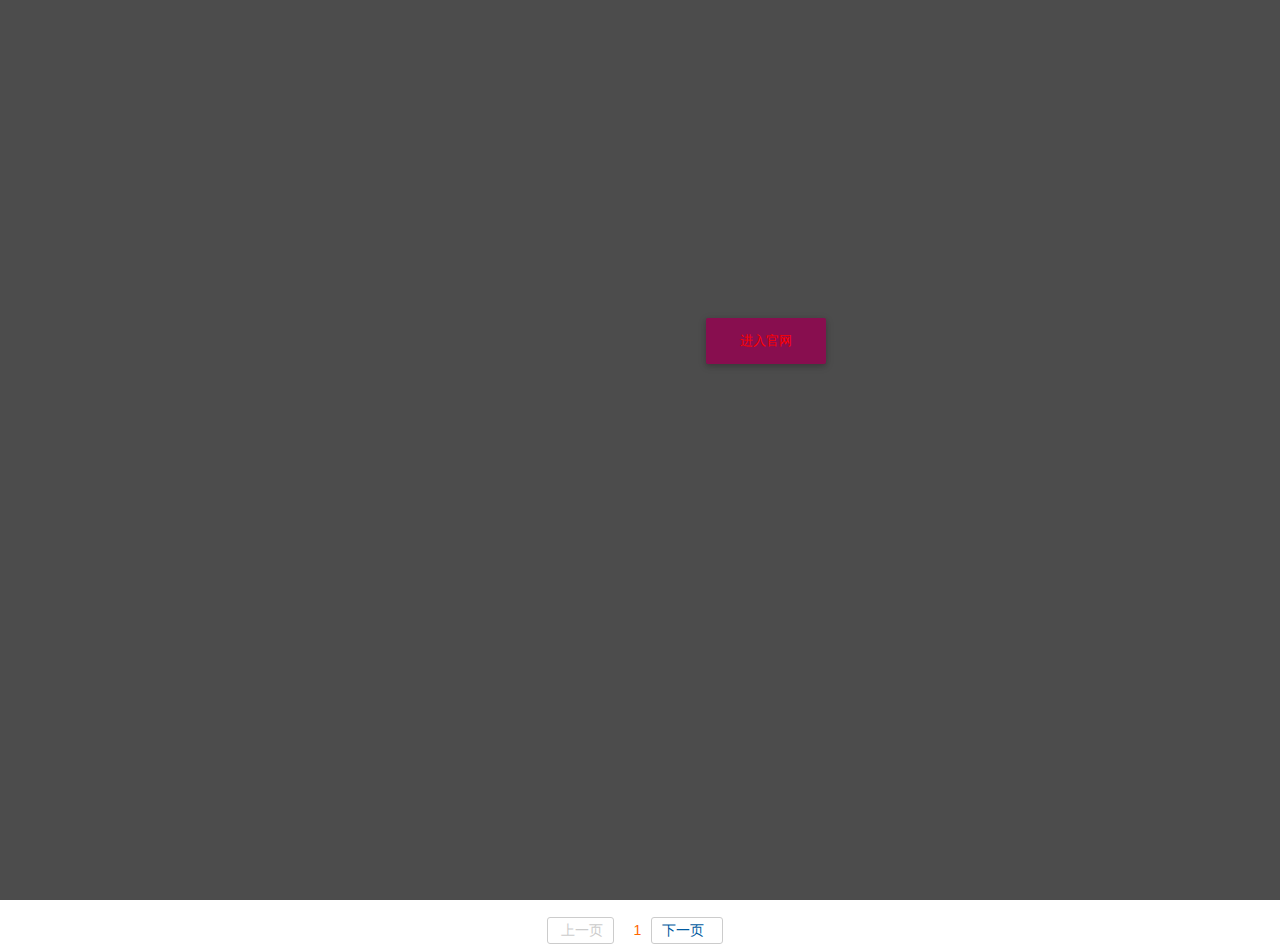
<file: index.html>
<!DOCTYPE html>
<html>
<head>
  <meta charset="UTF-8">
  <meta name="viewport" content="width=device-width, initial-scale=1, shrink-to-fit=no">
  <meta http-equiv="x-ua-compatible" content="ie=edge">
  <title>火影忍者简介官网</title>
  <!-- MDB icon -->
  <link rel="icon" href="img/mdb-favicon.ico" type="image/x-icon">
  <!-- Font Awesome -->
  <link rel="stylesheet" href="https://use.fontawesome.com/releases/v5.11.2/css/all.css">
  <!-- Bootstrap core CSS -->
  <link rel="stylesheet" href="css/bootstrap.min.css">
  <!-- Material Design Bootstrap -->
  <link rel="stylesheet" href="css/mdb.min.css">
  <!-- Your custom styles (optional) -->
  <link rel="stylesheet" href="css/style.css">
</head>
<body>

  <!-- start your project here -->
<!--Main Navigation-->
<header>
   <!--Mask-->
<div id="intro" class="view">

  <div class="mask rgba-black-strong">
    <div class="txt-center1"><a href="one.html" target="_blank" style="color:red" class="btn btn-unique">进入官网</a></div>
    
  </div>
</div>
<!--/.Mask-->
</header>
<!--Main Navigation-->

<!--Main layout-->
<main>

</main>
<!--Main layout-->

<!--Footer-->
<footer>

</footer>
<!--Footer-->
<!-- end your project here -->
<div class="page-icon">
	<span class="page-disabled"><i></i>上一页</span>
    <span class="page-current">1</span>
    <a class="page-next" href="one.html">下一页<i></i></a>
</div>

  <!-- jQuery -->
  <script type="text/javascript" src="js/jquery.min.js"></script>
  <!-- Bootstrap tooltips -->
  <script type="text/javascript" src="js/popper.min.js"></script>
  <!-- Bootstrap core JavaScript -->
  <script type="text/javascript" src="js/bootstrap.min.js"></script>
  <!-- MDB core JavaScript -->
  <script type="text/javascript" src="js/mdb.min.js"></script>
  <!-- Your custom scripts (optional) -->
  <script type="text/javascript"></script>

</body>
</html>
</file>
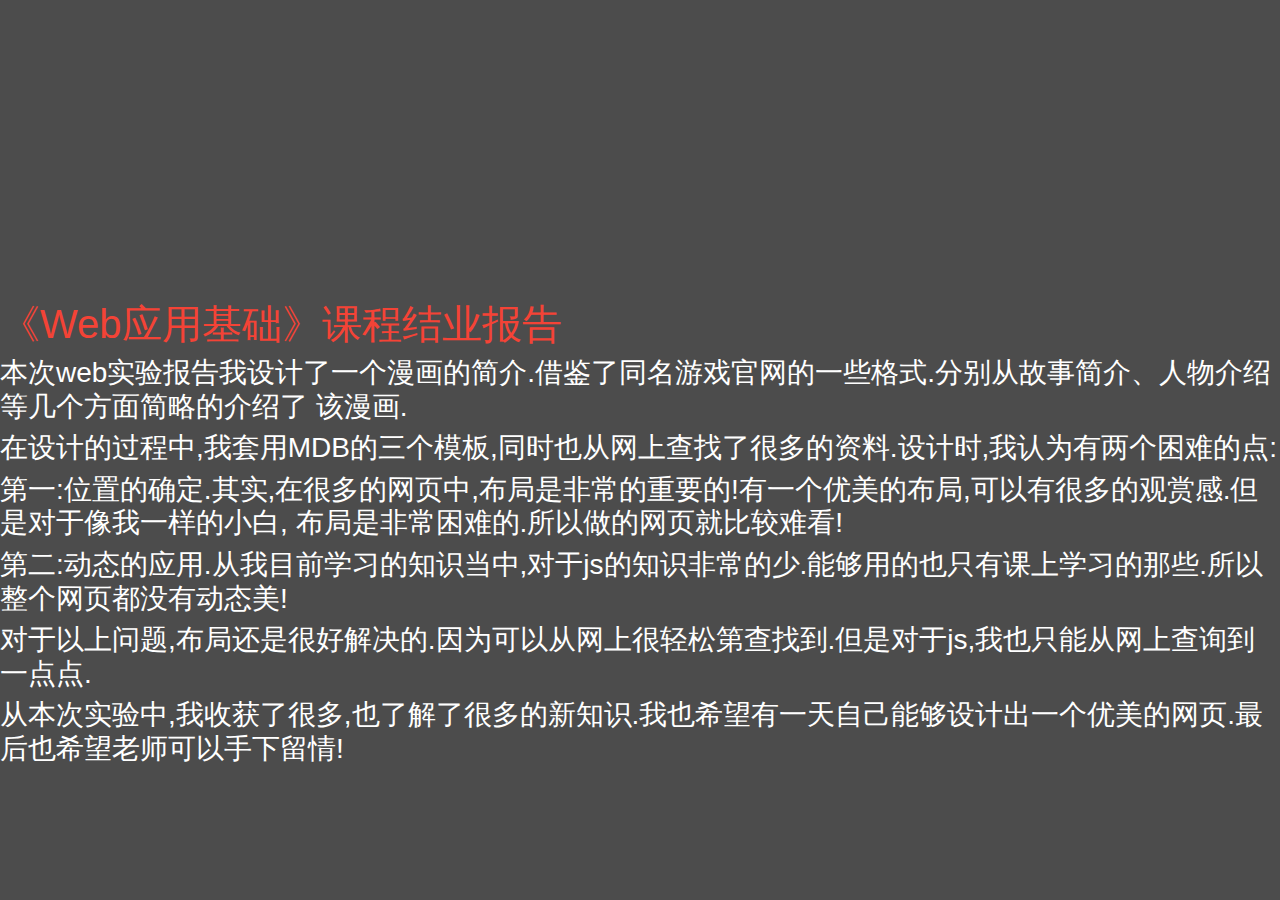
<file: five.html>
<!DOCTYPE html>
<html>
<head>
  <meta charset="UTF-8">
  <meta name="viewport" content="width=device-width, initial-scale=1, shrink-to-fit=no">
  <meta http-equiv="x-ua-compatible" content="ie=edge">
  <title>《Web应用基础》课程结业报告</title>
  <!-- MDB icon -->
  <link rel="icon" href="img/mdb-favicon.ico" type="image/x-icon">
  <!-- Font Awesome -->
  <link rel="stylesheet" href="https://use.fontawesome.com/releases/v5.11.2/css/all.css">
  <!-- Bootstrap core CSS -->
  <link rel="stylesheet" href="css/bootstrap.min.css">
  <!-- Material Design Bootstrap -->
  <link rel="stylesheet" href="css/mdb.min.css">
  <!-- Your custom styles (optional) -->
  <link rel="stylesheet" href="css/style.css">
</head>
<body>

  <!-- Start your project here-->  
  <div id="intro" class="view">

    <div class="mask rgba-black-strong">
      <div class="txt-center1"></div>
      <h1 class="red-text">《Web应用基础》课程结业报告</h1>
     <h3 class="white-text">本次web实验报告我设计了一个漫画的简介.借鉴了同名游戏官网的一些格式.分别从故事简介、人物介绍等几个方面简略的介绍了
         该漫画.
     </h3>
     <h3 class="white-text">在设计的过程中,我套用MDB的三个模板,同时也从网上查找了很多的资料.设计时,我认为有两个困难的点:</h3>
     <h3 class="white-text">第一:位置的确定.其实,在很多的网页中,布局是非常的重要的!有一个优美的布局,可以有很多的观赏感.但是对于像我一样的小白,
         布局是非常困难的.所以做的网页就比较难看!
     </h3>
     <h3 class="white-text">第二:动态的应用.从我目前学习的知识当中,对于js的知识非常的少.能够用的也只有课上学习的那些.所以整个网页都没有动态美!</h3>
     <h3 class="white-text"> 对于以上问题,布局还是很好解决的.因为可以从网上很轻松第查找到.但是对于js,我也只能从网上查询到一点点.</h3>
     <h3 class="white-text">从本次实验中,我收获了很多,也了解了很多的新知识.我也希望有一天自己能够设计出一个优美的网页.最后也希望老师可以手下留情!
     </h3>
    </div>
  </div>
  <!-- End your project here-->

  <!-- jQuery -->
  <script type="text/javascript" src="js/jquery.min.js"></script>
  <!-- Bootstrap tooltips -->
  <script type="text/javascript" src="js/popper.min.js"></script>
  <!-- Bootstrap core JavaScript -->
  <script type="text/javascript" src="js/bootstrap.min.js"></script>
  <!-- MDB core JavaScript -->
  <script type="text/javascript" src="js/mdb.min.js"></script>
  <!-- Your custom scripts (optional) -->
  <script type="text/javascript"></script>

</body>
</html>
</file>
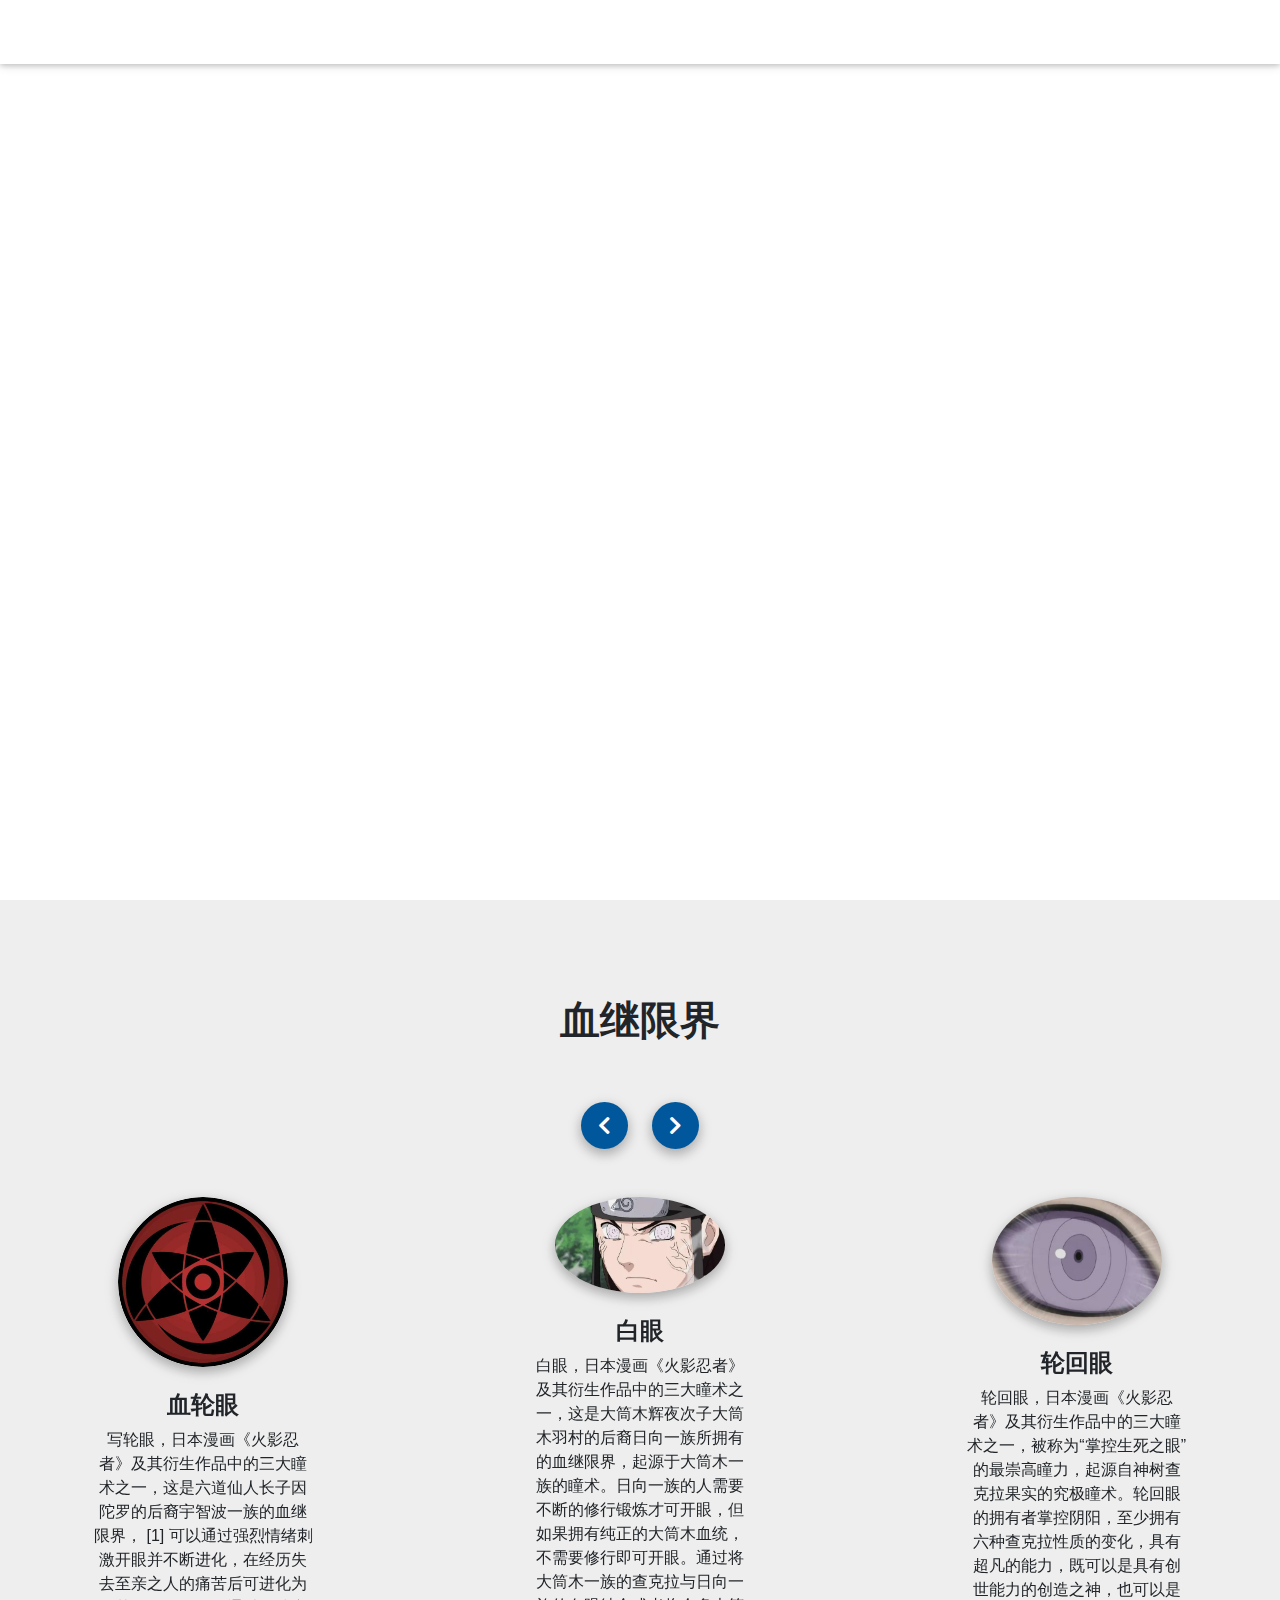
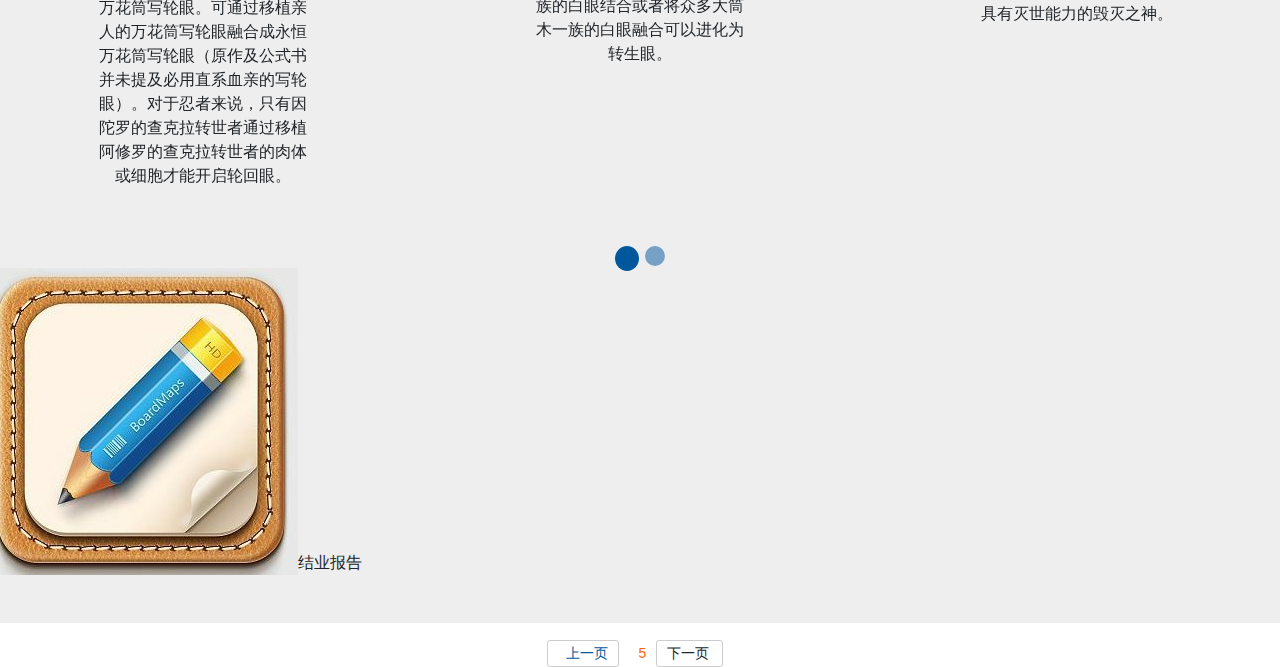
<file: four.html>
<!DOCTYPE html>
<html>
<head>
  <meta charset="UTF-8">
  <meta name="viewport" content="width=device-width, initial-scale=1, shrink-to-fit=no">
  <meta http-equiv="x-ua-compatible" content="ie=edge">
  <title>血继限界</title>
  <!-- MDB icon -->
  <link rel="icon" href="img/mdb-favicon.ico" type="image/x-icon">
  <!-- Font Awesome -->
  <link rel="stylesheet" href="https://use.fontawesome.com/releases/v5.11.2/css/all.css">
  <!-- Bootstrap core CSS -->
  <link rel="stylesheet" href="css/bootstrap.min.css">
  <!-- Material Design Bootstrap -->
  <link rel="stylesheet" href="css/mdb.min.css">
  <!-- Your custom styles (optional) -->
  <link rel="stylesheet" href="css/style2.css">
</head>
<body>

  <!-- start your project here -->
<!-- Main navigation -->
<header>
    <!-- Navbar -->
    <nav class="navbar navbar-expand-lg navbar-dark fixed-top scrolling-navbar">
      <div class="container">
        <a class="navbar-brand" href="#">血继限界</a>
        <div class="collapse navbar-collapse" id="navbarTogglerDemo02">
         
        </div>
      </div>
    </nav>
    <!-- Navbar -->
    <!-- Full Page Intro -->
    <div class="view">
      <video class="video-intro" poster="https://game.gtimg.cn/images/hyol/web201611/bg_cont01.jpg" playsinline autoplay
        muted loop>
        <source src="https://mdbootstrap.com/img/video/animation.mp4" type="video/mp4">
      </video>
    </div>
    <!-- Full Page Intro -->
  </header>
  <!--Main layout-->
<main>
    <!-- Section: Testimonials v.4 -->
<section id="testimonials" class="text-center py-5" style="background-color: #eee;">

    <!-- Section heading -->
    <h2 class="h1-responsive font-weight-bold my-5">血继限界</h2>
  
    <!-- Grid row -->
    <div class="row">
  
      <!--Carousel Wrapper-->
      <div id="multi-item-example" class="carousel testimonial-carousel slide carousel-multi-item mb-5"
        data-ride="carousel">
  
        <!--Controls-->
        <div class="controls-top">
          <a class="btn-floating light-blue darken-4" href="#multi-item-example" data-slide="prev"><i
              class="fas fa-chevron-left"></i></a>
          <a class="btn-floating light-blue darken-4" href="#multi-item-example" data-slide="next"><i
              class="fas fa-chevron-right"></i></a>
        </div>
        <!--Controls-->
  
        <!--Indicators-->
        <ol class="carousel-indicators">
          <li data-target="#multi-item-example" data-slide-to="0" class="active light-blue darken-4"></li>
          <li data-target="#multi-item-example" data-slide-to="1" class="light-blue darken-4"></li>
        </ol>
        <!--Indicators-->
  
        <!--Slides-->
        <div class="carousel-inner" role="listbox">
  
          <!--First slide-->
          <div class="carousel-item active">
  
            <!--Grid column-->
            <div class="col-md-4">
              <div class="testimonial">
                <!--Avatar-->
                <div class="avatar mx-auto">
                  <img src="24.jpg"
                    class="rounded-circle img-fluid">
                </div>
                <!--Content-->
                <h4 class="font-weight-bold mt-4">血轮眼</h4>
                <p class="font-weight-normal"><i ></i>写轮眼，日本漫画《火影忍者》及其衍生作品中的三大瞳术之一，这是六道仙人长子因陀罗的后裔宇智波一族的血继限界， [1]  可以通过强烈情绪刺激开眼并不断进化，在经历失去至亲之人的痛苦后可进化为万花筒写轮眼。可通过移植亲人的万花筒写轮眼融合成永恒万花筒写轮眼（原作及公式书并未提及必用直系血亲的写轮眼）。对于忍者来说，只有因陀罗的查克拉转世者通过移植阿修罗的查克拉转世者的肉体或细胞才能开启轮回眼。</p>
                <!--Review-->
                
              </div>
            </div>
            <!--Grid column-->
  
            <!--Grid column-->
            <div class="col-md-4 clearfix d-none d-md-block">
              <div class="testimonial">
                <!--Avatar-->
                <div class="avatar mx-auto">
                  <img src="25.jpg"
                    class="rounded-circle img-fluid">
                </div>
                <!--Content-->
                <h4 class="font-weight-bold mt-4">白眼</h4>
                <p class="font-weight-normal"><i ></i>白眼，日本漫画《火影忍者》及其衍生作品中的三大瞳术之一，这是大筒木辉夜次子大筒木羽村的后裔日向一族所拥有的血继限界，起源于大筒木一族的瞳术。日向一族的人需要不断的修行锻炼才可开眼，但如果拥有纯正的大筒木血统，不需要修行即可开眼。通过将大筒木一族的查克拉与日向一族的白眼结合或者将众多大筒木一族的白眼融合可以进化为转生眼。</p>
                <!--Review-->
              </div>
            </div>
            <!--Grid column-->
  
            <!--Grid column-->
            <div class="col-md-4 clearfix d-none d-md-block">
              <div class="testimonial">
                <!--Avatar-->
                <div class="avatar mx-auto">
                  <img src="26.jpg"
                    class="rounded-circle img-fluid">
                </div>
                <!--Content-->
                <h4 class="font-weight-bold mt-4">轮回眼</h4>
                <p class="font-weight-normal"><i ></i>轮回眼，日本漫画《火影忍者》及其衍生作品中的三大瞳术之一，被称为“掌控生死之眼”的最崇高瞳力，起源自神树查克拉果实的究极瞳术。轮回眼的拥有者掌控阴阳，至少拥有六种查克拉性质的变化，具有超凡的能力，既可以是具有创世能力的创造之神，也可以是具有灭世能力的毁灭之神。</p>
                <!--Review-->
              </div>
            </div>
            <!--Grid column-->
  
          </div>
          <!--First slide-->
  
          <!--Second slide-->
          <div class="carousel-item">
  
            <!--Grid column-->
            <div class="col-md-4">
              <div class="testimonial">
                <!--Avatar-->
                <div class="avatar mx-auto">
                  <img src="27.jpg"
                    class="rounded-circle img-fluid">
                </div>
                <!--Content-->
                <h4 class="font-weight-bold mt-4">净眼</h4>
                <p class="font-weight-normal"><i ></i>净眼，日本动漫《BORUTO -火影新世代-》中的设定，起源于大筒木一族的瞳术，目前仅有漩涡博人展现出来。其洞察能力很强，能够看穿鵺在时空间的移动和大筒木浦式空间传送的位置。</p>
                <!--Review-->
                
              </div>
            </div>
            <!--Grid column-->
  
            <!--Grid column-->
            <div class="col-md-4 clearfix d-none d-md-block">
              <div class="testimonial">
                <!--Avatar-->
                <div class="avatar mx-auto">
                  <img src="28.jpg"
                    class="rounded-circle img-fluid">
                </div>
                <!--Content-->
                <h4 class="font-weight-bold mt-4">血龙眼</h4>
                <p class="font-weight-normal"><i ></i>漫画《火影忍者》中的一种瞳术，出自《火影忍者》官方小说《佐助真传：来光篇》（该小说已被TV组动画化）血之池一族的血继限界。可以通过强烈情绪刺激开眼，瞳力和普通的写轮眼有的一拼。</p>
                <!--Review-->
              </div>
            </div>
            <!--Grid column-->
  
            <!--Grid column-->
            <div class="col-md-4 clearfix d-none d-md-block">
              <div class="testimonial">
                <!--Avatar-->
                <div class="avatar mx-auto">
                  <img src="29.jpg"
                    class="rounded-circle img-fluid">
                </div>
                <!--Content-->
                <h4 class="font-weight-bold mt-4">Cami Gosse</h4>
                <p class="font-weight-normal"><i></i>转生眼，日本漫画《火影忍者》系列第10部剧场版《火影忍者剧场版：THE LAST》中的设定，是一种只有通过结合大筒木一族的查克拉与日向一族的白眼才能开启的究极瞳术，具有毁灭和创世之力。</p>
                <!--Review-->
              </div>
            </div>
            <!--Grid column-->
  
          </div>
          <!--Second slide-->
  
        </div>
        <!--Slides-->
  
      </div>
      <!--Carousel Wrapper-->
      <div class="wrap">
        <a href="five.html" target="_blank">
        <img src="30.jpg"></a>
        <span>结业报告</span>
    </div>
    </div>
    <!-- Grid row -->
  </section>
  <!-- Section: Testimonials v.4 -->
  
</main>
<!--Main layout-->

<!--Footer-->
<footer>

</footer>
<!--Footer-->
<!-- end your project here -->
<div class="page-icon">
    <a class="page-next" href="three.html"><i></i>上一页</a>
      <span class="page-current">5</span>
      <a class="page-disabled" >下一页<i></i></a>
  </div>
  <!-- jQuery -->
  <script type="text/javascript" src="js/jquery.min.js"></script>
  <!-- Bootstrap tooltips -->
  <script type="text/javascript" src="js/popper.min.js"></script>
  <!-- Bootstrap core JavaScript -->
  <script type="text/javascript" src="js/bootstrap.min.js"></script>
  <!-- MDB core JavaScript -->
  <script type="text/javascript" src="js/mdb.min.js"></script>
  <!-- Your custom scripts (optional) -->
  <script type="text/javascript"></script>

</body>
</html>
</file>
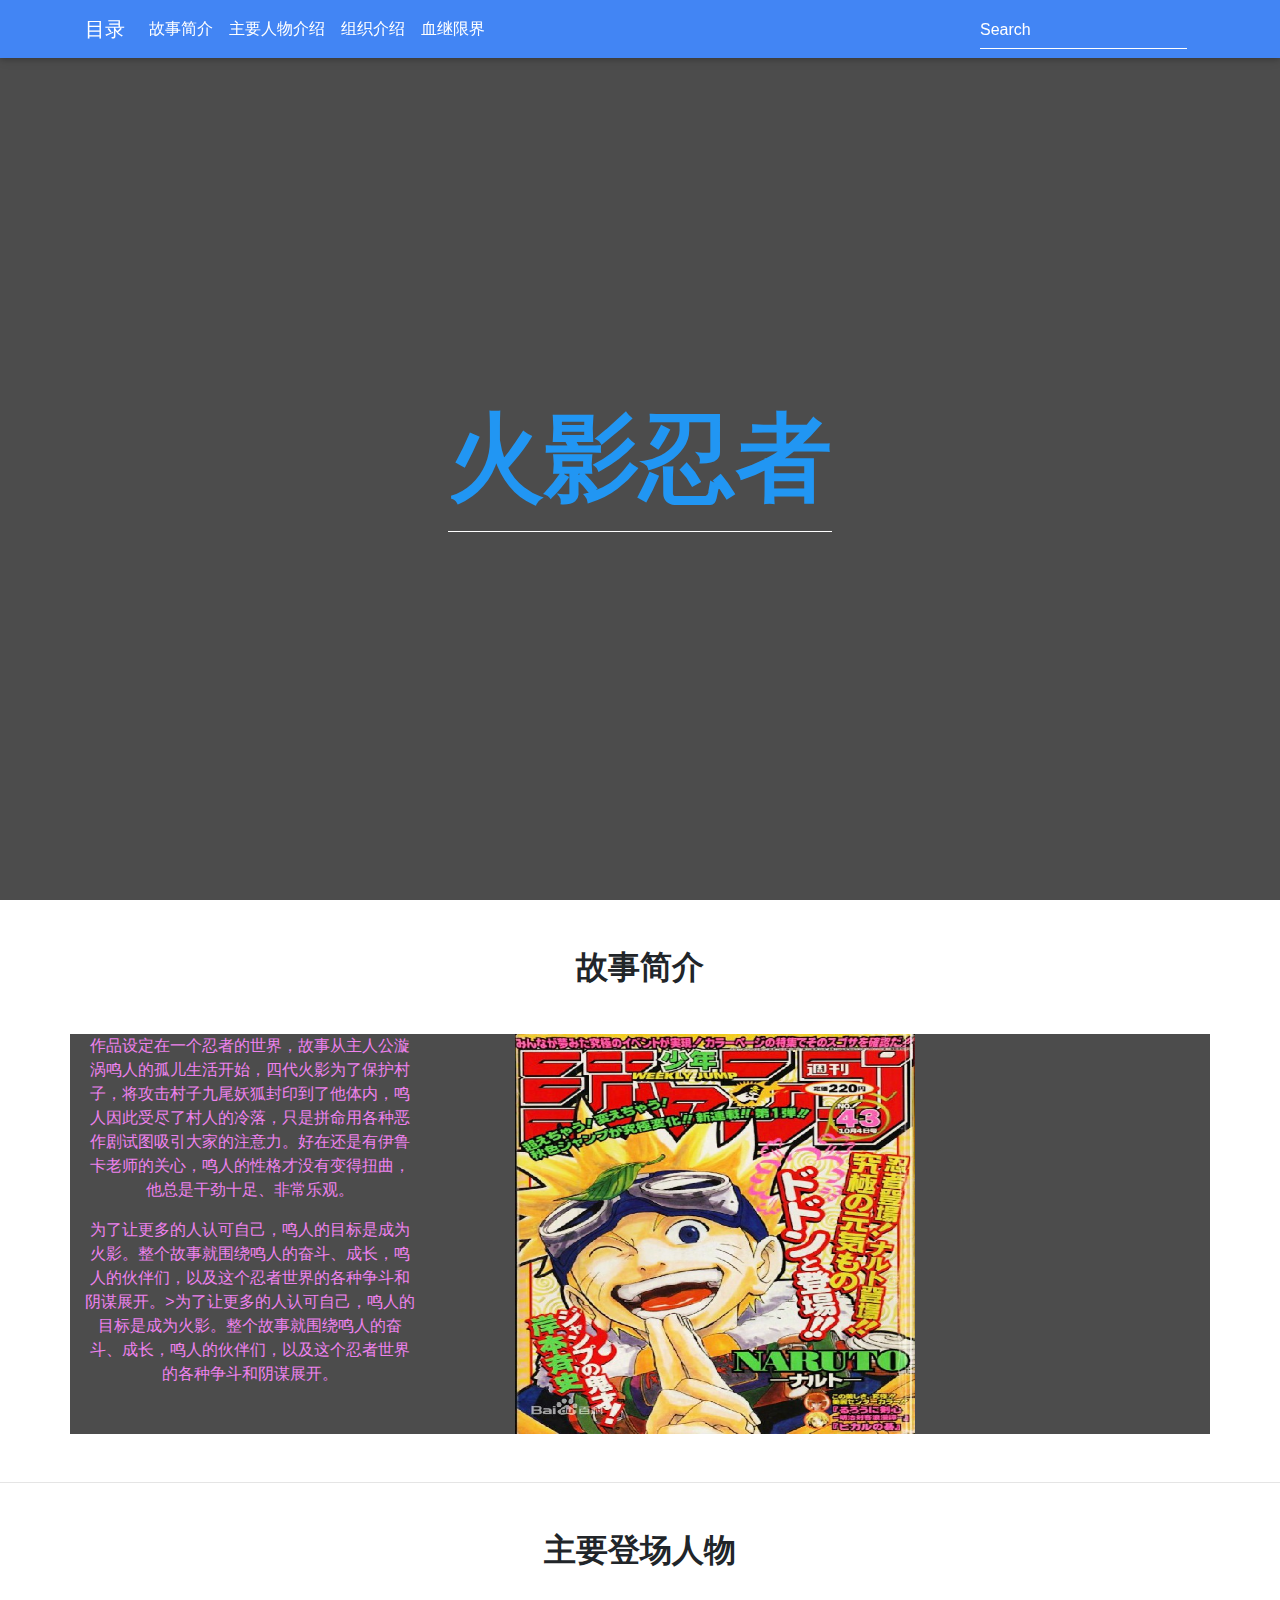
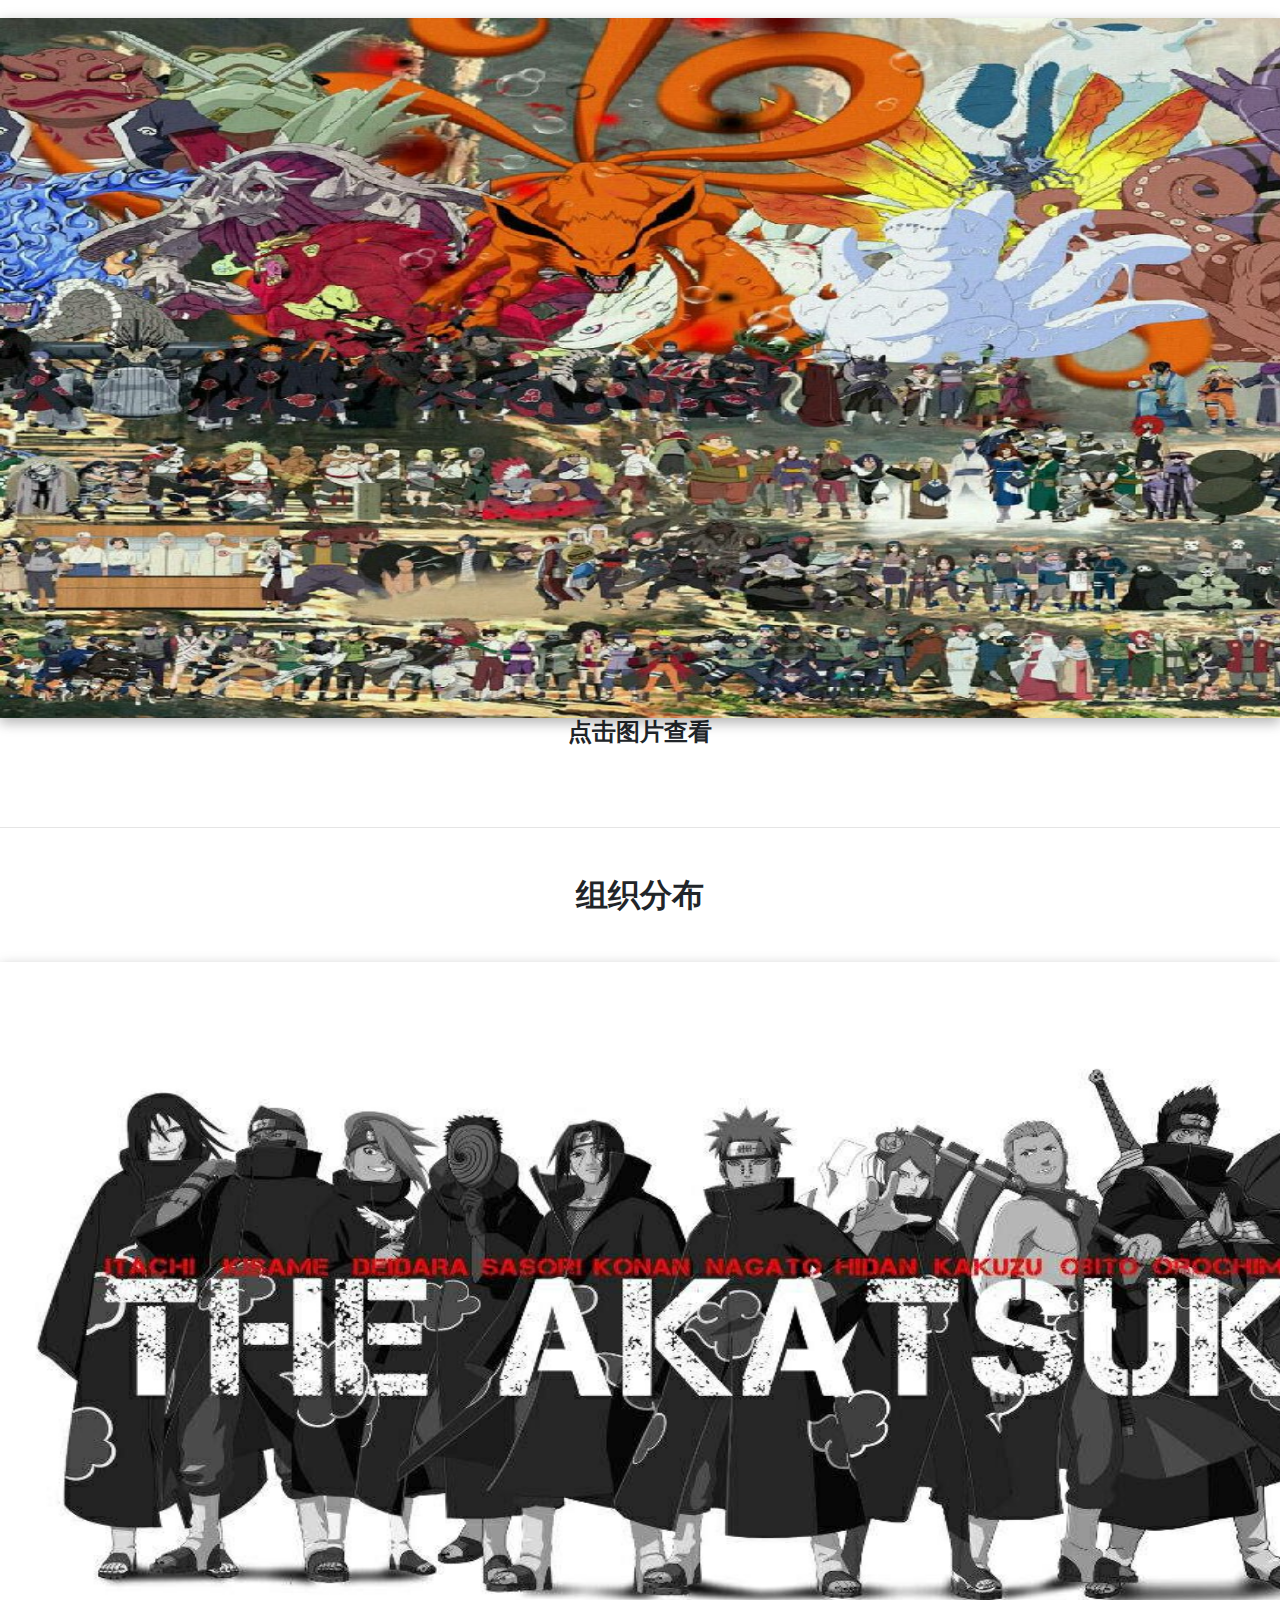
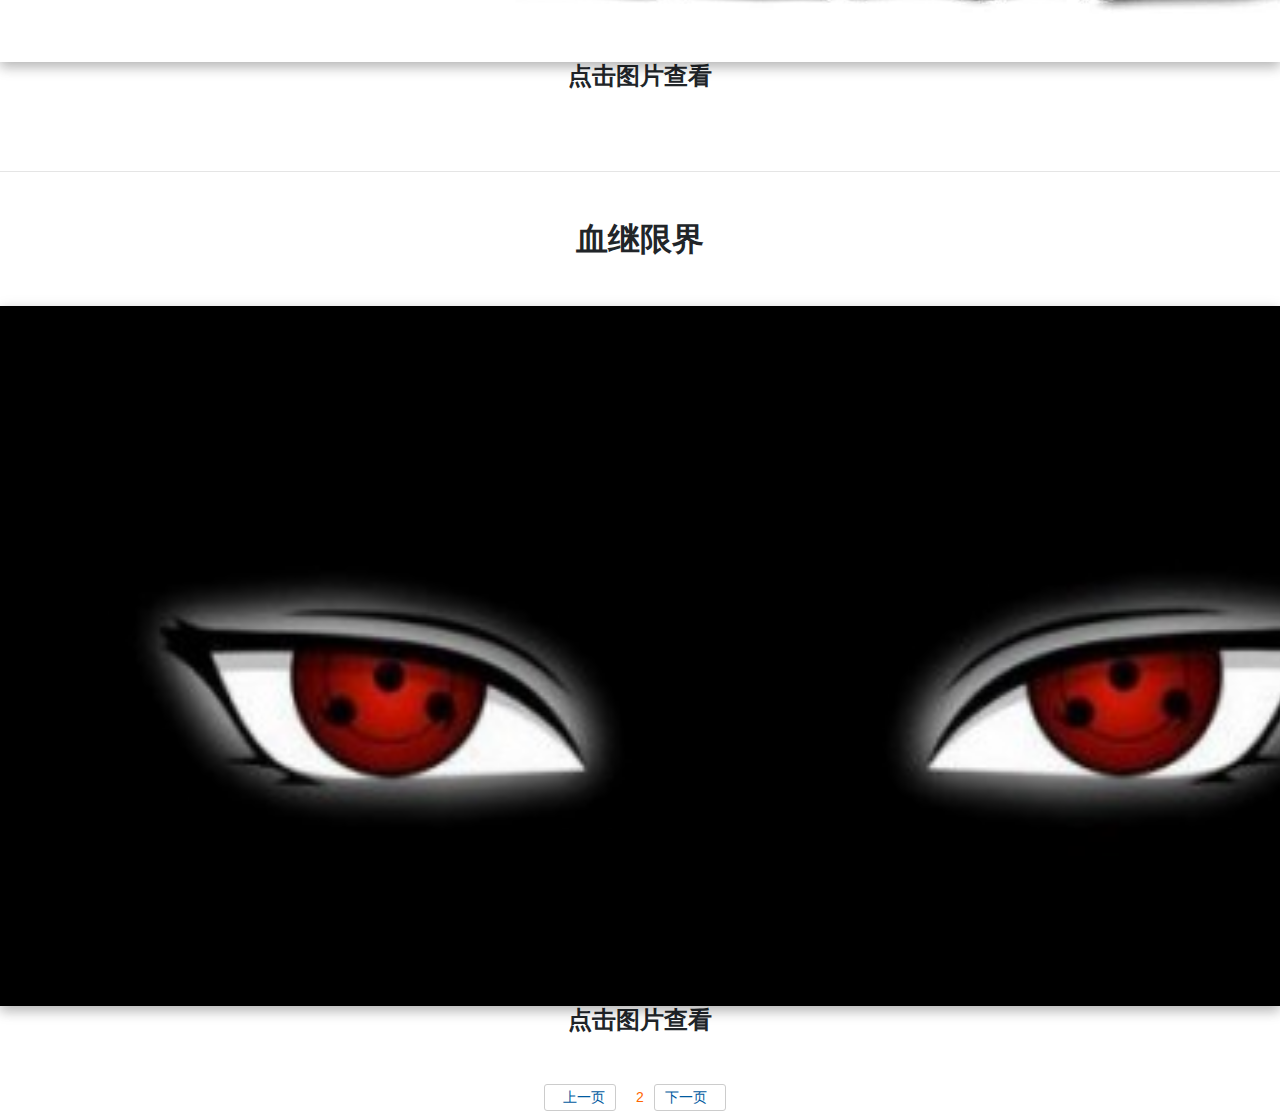
<file: one.html>
<!DOCTYPE html>
<html>

<head>
  <meta charset="UTF-8">
  <meta name="viewport" content="width=device-width, initial-scale=1, shrink-to-fit=no">
  <meta http-equiv="x-ua-compatible" content="ie=edge">
  <title>官网</title>
  <!-- MDB icon -->
  <link rel="icon" href="img/mdb-favicon.ico" type="image/x-icon">
  <!-- Font Awesome -->
  <link rel="stylesheet" href="https://use.fontawesome.com/releases/v5.11.2/css/all.css">
  <!-- Bootstrap core CSS -->
  <link rel="stylesheet" href="css/bootstrap.min.css">
  <!-- Material Design Bootstrap -->
  <link rel="stylesheet" href="css/mdb.min.css">
  <!-- Your custom styles (optional) -->
  <link rel="stylesheet" href="css/style.css">
</head>

<body>
  <!-- start your project here -->
  <!--Main Navigation-->
  <header>

    <!--Navbar-->
    <nav class="navbar navbar-expand-lg navbar-dark primary-color fixed-top">

      <div class="container">

        <!-- Navbar brand -->
        <a class="navbar-brand" href="#">目录</a>

        <!-- Collapse button -->
        <button class="navbar-toggler" type="button" data-toggle="collapse" data-target="#basicExampleNav"
          aria-controls="basicExampleNav" aria-expanded="false" aria-label="Toggle navigation">
          <span class="navbar-toggler-icon"></span>
        </button>

        <!-- Collapsible content -->
        <div class="collapse navbar-collapse" id="basicExampleNav">

          <!-- Links -->
          <ul class="navbar-nav mr-auto smooth-scroll">
            <li class="nav-item">
              <a class="nav-link" href="#best-features">故事简介</a>
            </li>
            <li class="nav-item">
              <a class="nav-link" href="#examples">主要人物介绍</a>
            </li>
            <li class="nav-item">
              <a class="nav-link" href="#gallery">组织介绍</a>
            </li>
            <li class="nav-item">
              <a class="nav-link" href="#contact">血继限界</a>
            </li>
          </ul>
          <!-- Links -->

          <form class="form-inline">
            <div class="md-form my-0">
              <input class="form-control mr-sm-2" type="text" placeholder="Search" aria-label="Search">
            </div>
          </form>
        </div>
        <!-- Collapsible content -->

      </div>

    </nav>
    <!--Mask-->
    <div id="intro1" class="view">

      <div class="mask rgba-black-strong">
        <!-- 添加了.container-fluid 容器以利用栅格进行布局 -->
        <div class="container-fluid d-flex align-items-center justify-content-center h-100">
          <!-- 新添加的 div, 表示栅格中的行 -->
          <div class="row d-flex justify-content-center text-center">
            <!-- 新添加的 div, 表示栅格中的列 -->
            <div class="col-md-12">

              <!-- Heading -->
              <h2 class="display-1 font-weight-bold blue-text pt-5 mb-2">火影忍者</h2>
              <!-- Divider -->
              <hr class="hr-light">

            </div>

          </div>

        </div>

      </div>

    </div>
    <!--/.Mask-->
    <!--/.Navbar-->
  </header>
  <!--Main Navigation-->

  <!--Main layout-->
  <main class="mt-5">
    <div class="container">

      <!--Section: Best Features-->
      <section id="best-features" class="text-center">

        <!-- Heading -->
        <h2 class="mb-5 font-weight-bold">故事简介</h2>


        <!--Grid row-->
        <div class="row d-flex justify-content-center mb-4">

          <!--Grid column-->
          <div id="intro" class="view">
            <div class="mask rgba-black-strong"></div>
            <div class="col-md-8">
              <!-- Description -->
              <div style="float:right;clear:both;">
                <img src="3.jpg" style="left: 100px;" width="400" height="400 ">
              </div>
              <p style="color: violet;">
                作品设定在一个忍者的世界，故事从主人公漩涡鸣人的孤儿生活开始，四代火影为了保护村子，将攻击村子九尾妖狐封印到了他体内，鸣人因此受尽了村人的冷落，只是拼命用各种恶作剧试图吸引大家的注意力。好在还是有伊鲁卡老师的关心，鸣人的性格才没有变得扭曲，他总是干劲十足、非常乐观。
              </p>
              <p style="color: violet;">
                为了让更多的人认可自己，鸣人的目标是成为火影。整个故事就围绕鸣人的奋斗、成长，鸣人的伙伴们，以及这个忍者世界的各种争斗和阴谋展开。>为了让更多的人认可自己，鸣人的目标是成为火影。整个故事就围绕鸣人的奋斗、成长，鸣人的伙伴们，以及这个忍者世界的各种争斗和阴谋展开。
              </p>
            </div>
          </div>
        </div>
        <!--Grid column-->

    </div>
    <!--Grid row-->

    </section>
    <!--Section: Best Features-->

    <hr class="my-5">

    <!--Section: Examples-->
    <section id="examples" class="text-center">

      <!-- heading -->
      <h2 class="mb-5 font-weight-bold">主要登场人物</h2>

      <!--Grid row-->
      <div class="row">

        <!--Grid column-->
        <div class="col-lg-12 col-md-12 mb-4">

          <div class="view overlay z-depth-1-half">
            <a href="two.html" target="_blank">
              <img src="4.jpg" height="700" width="1500">
              <div class="mask rgba-white-slight"></div>
            </a>
          </div>
          <h4 class="my-6 font-weight-bold">点击图片查看</h4>

        </div>
        <!--Grid column-->

      </div>

      <!--Grid row-->

    </section>
    <!--Section: Examples-->

    <hr class="my-5">

    <!--Section: Gallery-->
    <section id="gallery" class="text-center">
      <!-- heading -->
      <h2 class="mb-5 font-weight-bold">组织分布</h2>

      <!--Grid row-->
      <div class="row">

        <!--Grid column-->
        <div class="col-lg-12 col-md-12 mb-4">

          <div class="view overlay z-depth-1-half">
            <a href="three.html" target="_blank">
              <img src="5.jpg" height="700" width="1500">
              <div class="mask rgba-white-slight"></div>
            </a>
          </div>
          <h4 class="my-6 font-weight-bold">点击图片查看</h4>

        </div>
        <!--Grid column-->

      </div>

      <!--Grid row-->
    </section>
    <!--Section: Gallery-->

    <hr class="my-5">

    <!--Section: Contact-->
    <section id="contact" class="text-center">
      <!-- heading -->
      <h2 class="mb-5 font-weight-bold">血继限界</h2>

      <!--Grid row-->
      <div class="row">

        <!--Grid column-->
        <div class="col-lg-12 col-md-12 mb-4">

          <div class="view overlay z-depth-1-half">
            <a href="four.html" target="_blank">
              <img src="6.jpg" height="700" width="1500">
              <div class="mask rgba-white-slight"></div>
            </a>
            
          </div>
          <h4 class="my-6 font-weight-bold">点击图片查看</h4>

        </div>
        <!--Grid column-->

      </div>

      <!--Grid row-->
    </section>
    <!--Section: Contact-->
  </main>
  <!--Main layout-->

  <!-- Footer -->

  <!-- Footer -->
  <!-- end your project here -->
  <div class="page-icon">
    <a class="page-next" href="index.html"><i></i>上一页</a>
      <span class="page-current">2</span>
      <a class="page-next" href="two.html">下一页<i></i></a>
  </div>
  <!-- jQuery -->
  <script type="text/javascript" src="js/jquery.min.js"></script>
  <!-- Bootstrap tooltips -->
  <script type="text/javascript" src="js/popper.min.js"></script>
  <!-- Bootstrap core JavaScript -->
  <script type="text/javascript" src="js/bootstrap.min.js"></script>
  <!-- MDB core JavaScript -->
  <script type="text/javascript" src="js/mdb.min.js"></script>
  <!-- 导入 Sogou Map API -->
  <script type="text/javascript" src="https://api.go2map.com/maps/js/api_v2.5.1.js"></script>
  <!-- Your custom scripts (optional) -->
  <script type="text/javascript">
    // Carousel options
    $('#carousel-example-2').carousel({
      interval: 2000, // 间隔时间, 默认5000毫秒, 如果设置为false则不会自动播放
      pause: false, // 鼠标移上后是否暂停, 默认暂停
      wrap: false, // 是否循环轮播, 默认循环
    });

    /** 定义函数, 加载指定坐标的地图 */
    function showMap() {
      var myLatlng = new sogou.maps.LatLng(29.4902, 106.5714);
      var myOptions = {
        zoom: 13,
        center: myLatlng,
        mapTypeId: sogou.maps.MapTypeId.ROADMAP
      };
      map = new sogou.maps.Map(document.getElementById("map-container"), myOptions);
      marker = new sogou.maps.Marker({
        position: myLatlng,
        map: map,
        title: "重庆交通大学"
      });
    }
    // 设置事件侦听器, 当窗口加载时调用 showMap 函数
    sogou.maps.event.addDomListener(window, 'load', showMap);
  </script>

</body>

</html>
</file>
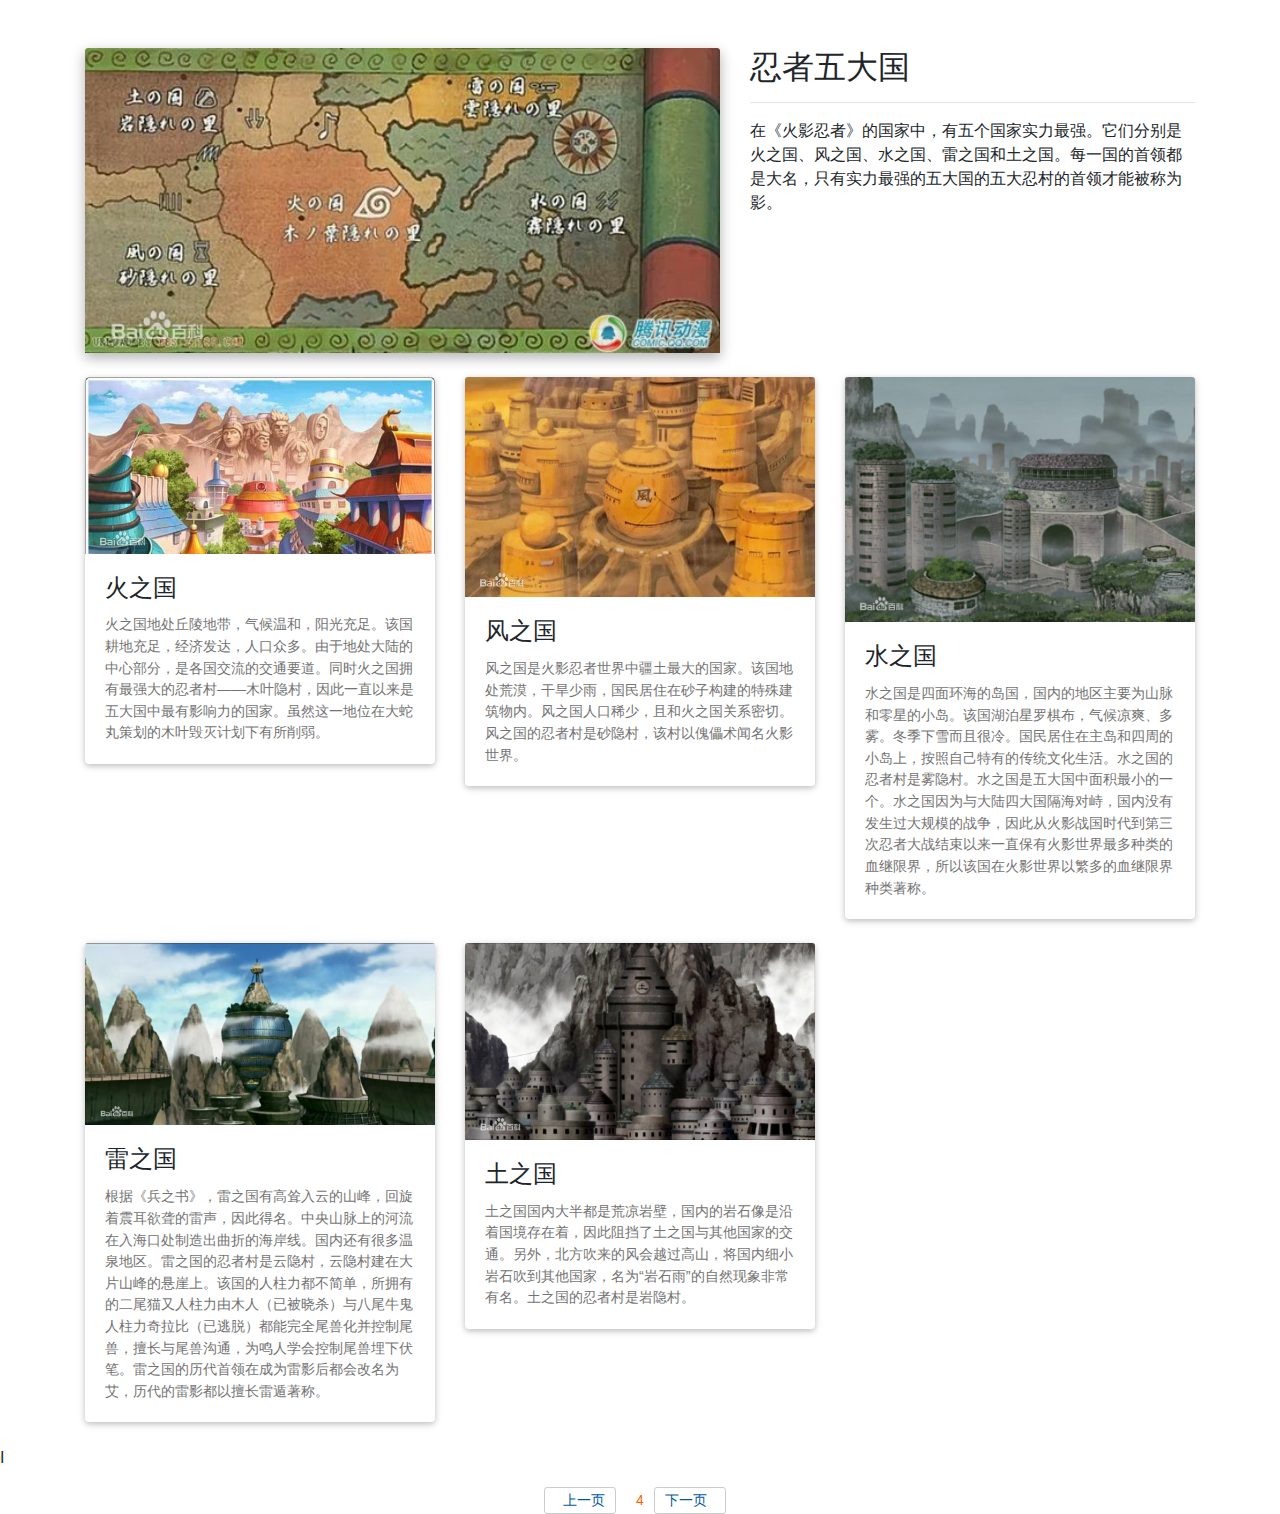
<file: three.html>
<!DOCTYPE html>
<html>

<head>
  <meta charset="UTF-8">
  <meta name="viewport" content="width=device-width, initial-scale=1, shrink-to-fit=no">
  <meta http-equiv="x-ua-compatible" content="ie=edge">
  <title>组织介绍</title>
  <!-- MDB icon -->
  <link rel="icon" href="img/mdb-favicon.ico" type="image/x-icon">
  <!-- Font Awesome -->
  <link rel="stylesheet" href="https://use.fontawesome.com/releases/v5.11.2/css/all.css">
  <!-- Bootstrap core CSS -->
  <link rel="stylesheet" href="css/bootstrap.min.css">
  <!-- Material Design Bootstrap -->
  <link rel="stylesheet" href="css/mdb.min.css">
  <!-- Your custom styles (optional) -->
  <link rel="stylesheet" href="css/style1.css">
</head>

<body>
  <!--Main Navigation-->
  <header>
  </header>
  <!--Main Navigation-->

  <main class="mt-5">
    <!--Main container-->
    <div class="container">
      <!--Grid row 1-->
      <div class="row">
        <!--Grid column 1-->
        <div class="col-md-7 mb-4">
          <div class="view overlay z-depth-1-half">
            <img src="18.jpg" class="card-img-top" alt="">
            <div class="mask rgba-white-light"></div>
          </div>
        </div>
        <!--Grid column-->
        <!--Grid column 2-->
        <div class="col-md-5 mb-4">
          <h2>忍者五大国</h2>
          <hr>
          <p>在《火影忍者》的国家中，有五个国家实力最强。它们分别是火之国、风之国、水之国、雷之国和土之国。每一国的首领都是大名，只有实力最强的五大国的五大忍村的首领才能被称为影。</p>
        </div>
        <!--Grid column-->
      </div>
      <!--Grid row-->
      <!--Grid row 2-->
      <div class="row">

        <!--Grid column-->
        <div class="col-lg-4 col-md-12 mb-4">

          <!--Card-->
          <div class="card">

            <!--Card image-->
            <div class="view overlay">
              <img src="19.jpg" class="card-img-top"
                alt="">
              <a href="#">
                <div class="mask rgba-white-slight"></div>
              </a>
            </div>

            <!--Card content-->
            <div class="card-body">
              <!--Title-->
              <h4 class="card-title">火之国</h4>
              <!--Text-->
              <p class="card-text">火之国地处丘陵地带，气候温和，阳光充足。该国耕地充足，经济发达，人口众多。由于地处大陆的中心部分，是各国交流的交通要道。同时火之国拥有最强大的忍者村——木叶隐村，因此一直以来是五大国中最有影响力的国家。虽然这一地位在大蛇丸策划的木叶毁灭计划下有所削弱。</p>
            </div>

          </div>
          <!--/.Card-->

        </div>
        <!--Grid column-->

        <!--Grid column-->
        <div class="col-lg-4 col-md-6 mb-4">

          <!--Card-->
          <div class="card">

            <!--Card image-->
            <div class="view overlay">
              <img src="22.jpg" class="card-img-top"
                alt="">
              <a href="#">
                <div class="mask rgba-white-slight"></div>
              </a>
            </div>

            <!--Card content-->
            <div class="card-body">
              <!--Title-->
              <h4 class="card-title">风之国</h4>
              <!--Text-->
              <p class="card-text">风之国是火影忍者世界中疆土最大的国家。该国地处荒漠，干旱少雨，国民居住在砂子构建的特殊建筑物内。风之国人口稀少，且和火之国关系密切。风之国的忍者村是砂隐村，该村以傀儡术闻名火影世界。</p>
              
            </div>

          </div>
          <!--/.Card-->

        </div>
        <!--Grid column-->

        <!--Grid column-->
        <div class="col-lg-4 col-md-6 mb-4">

          <!--Card-->
          <div class="card">

            <!--Card image-->
            <div class="view overlay">
              <img src="23.jpg" class="card-img-top"
                alt="">
              <a href="#">
                <div class="mask rgba-white-slight"></div>
              </a>
            </div>

            <!--Card content-->
            <div class="card-body">
              <!--Title-->
              <h4 class="card-title">水之国</h4>
              <!--Text-->
              <p class="card-text">水之国是四面环海的岛国，国内的地区主要为山脉和零星的小岛。该国湖泊星罗棋布，气候凉爽、多雾。冬季下雪而且很冷。国民居住在主岛和四周的小岛上，按照自己特有的传统文化生活。水之国的忍者村是雾隐村。水之国是五大国中面积最小的一个。水之国因为与大陆四大国隔海对峙，国内没有发生过大规模的战争，因此从火影战国时代到第三次忍者大战结束以来一直保有火影世界最多种类的血继限界，所以该国在火影世界以繁多的血继限界种类著称。</p>
              
            </div>

          </div>
          <!--/.Card-->

        </div>
        <!--Grid column-->

      </div>



      <div class="row">

        <!--Grid column-->
        <div class="col-lg-4 col-md-12 mb-4">

          <!--Card-->
          <div class="card">

            <!--Card image-->
            <div class="view overlay">
              <img src="20.jpg" class="card-img-top"
                alt="">
              <a href="#">
                <div class="mask rgba-white-slight"></div>
              </a>
            </div>

            <!--Card content-->
            <div class="card-body">
              <!--Title-->
              <h4 class="card-title">雷之国</h4>
              <!--Text-->
              <p class="card-text">根据《兵之书》，雷之国有高耸入云的山峰，回旋着震耳欲聋的雷声，因此得名。中央山脉上的河流在入海口处制造出曲折的海岸线。国内还有很多温泉地区。雷之国的忍者村是云隐村，云隐村建在大片山峰的悬崖上。该国的人柱力都不简单，所拥有的二尾猫又人柱力由木人（已被晓杀）与八尾牛鬼人柱力奇拉比（已逃脱）都能完全尾兽化并控制尾兽，擅长与尾兽沟通，为鸣人学会控制尾兽埋下伏笔。雷之国的历代首领在成为雷影后都会改名为艾，历代的雷影都以擅长雷遁著称。</p>
              
            </div>

          </div>
          <!--/.Card-->

        </div>
        <!--Grid column-->

        <!--Grid column-->
        <div class="col-lg-4 col-md-6 mb-4">

          <!--Card-->
          <div class="card">

            <!--Card image-->
            <div class="view overlay">
              <img src="21.jpg" class="card-img-top"
                alt="">
              <a href="#">
                <div class="mask rgba-white-slight"></div>
              </a>
            </div>

            <!--Card content-->
            <div class="card-body">
              <!--Title-->
              <h4 class="card-title">土之国</h4>
              <!--Text-->
              <p class="card-text">土之国国内大半都是荒凉岩壁，国内的岩石像是沿着国境存在着，因此阻挡了土之国与其他国家的交通。另外，北方吹来的风会越过高山，将国内细小岩石吹到其他国家，名为“岩石雨”的自然现象非常有名。土之国的忍者村是岩隐村。</p>
            </div>

          </div>
          <!--/.Card-->

        </div>
        <!--Grid column-->


      </div>
      <!--Grid row-->
    </div>
    <!--Main container-->
  </main>

  <!-- Footer -->
  
  </footer>
  <!-- Footer -->I
  <div class="page-icon">
    <a class="page-next" href="two.html"><i></i>上一页</a>
      <span class="page-current">4</span>
      <a class="page-next" href="four.html">下一页<i></i></a>
  </div>
  <!-- jQuery -->
  <script type="text/javascript" src="js/jquery.min.js"></script>
  <!-- Bootstrap tooltips -->
  <script type="text/javascript" src="js/popper.min.js"></script>
  <!-- Bootstrap core JavaScript -->
  <script type="text/javascript" src="js/bootstrap.min.js"></script>
  <!-- MDB core JavaScript -->
  <script type="text/javascript" src="js/mdb.min.js"></script>
  <!-- Your custom scripts (optional) -->
  <script type="text/javascript"></script>

</body>

</html>
</file>
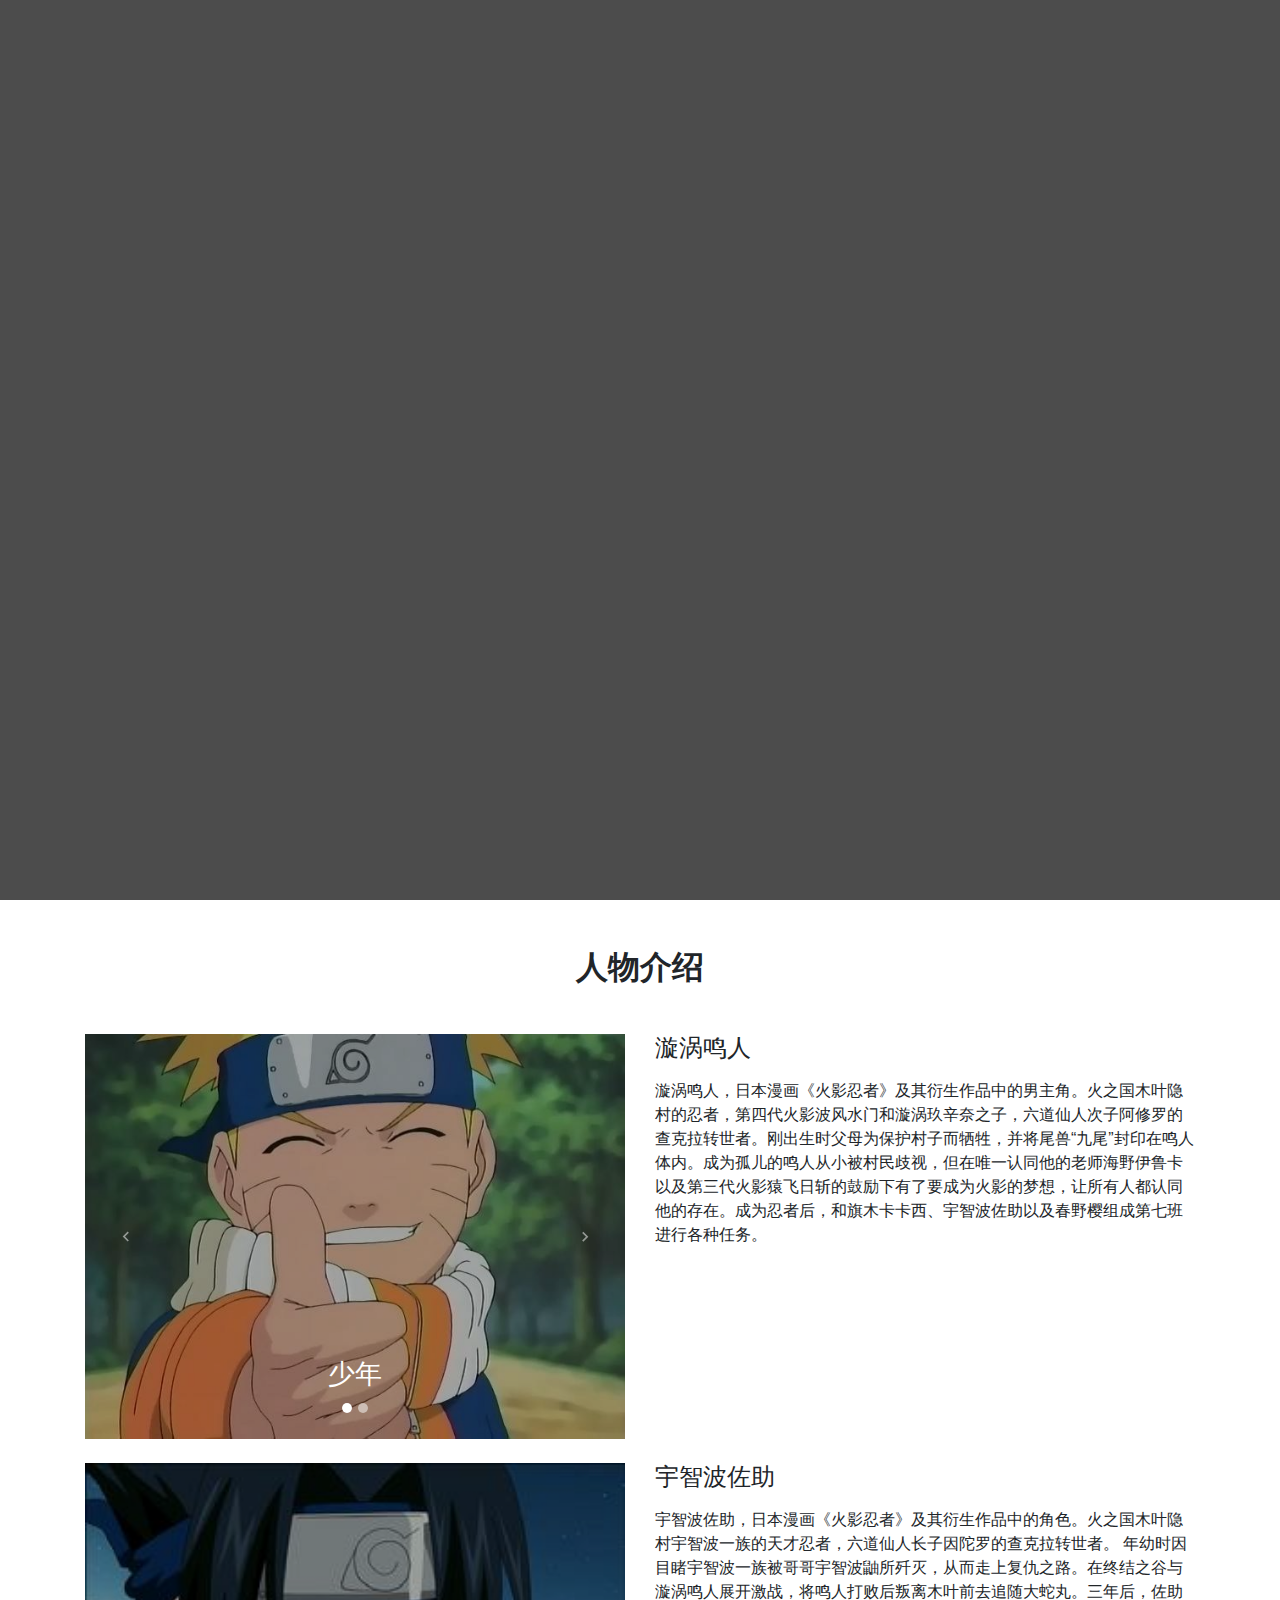
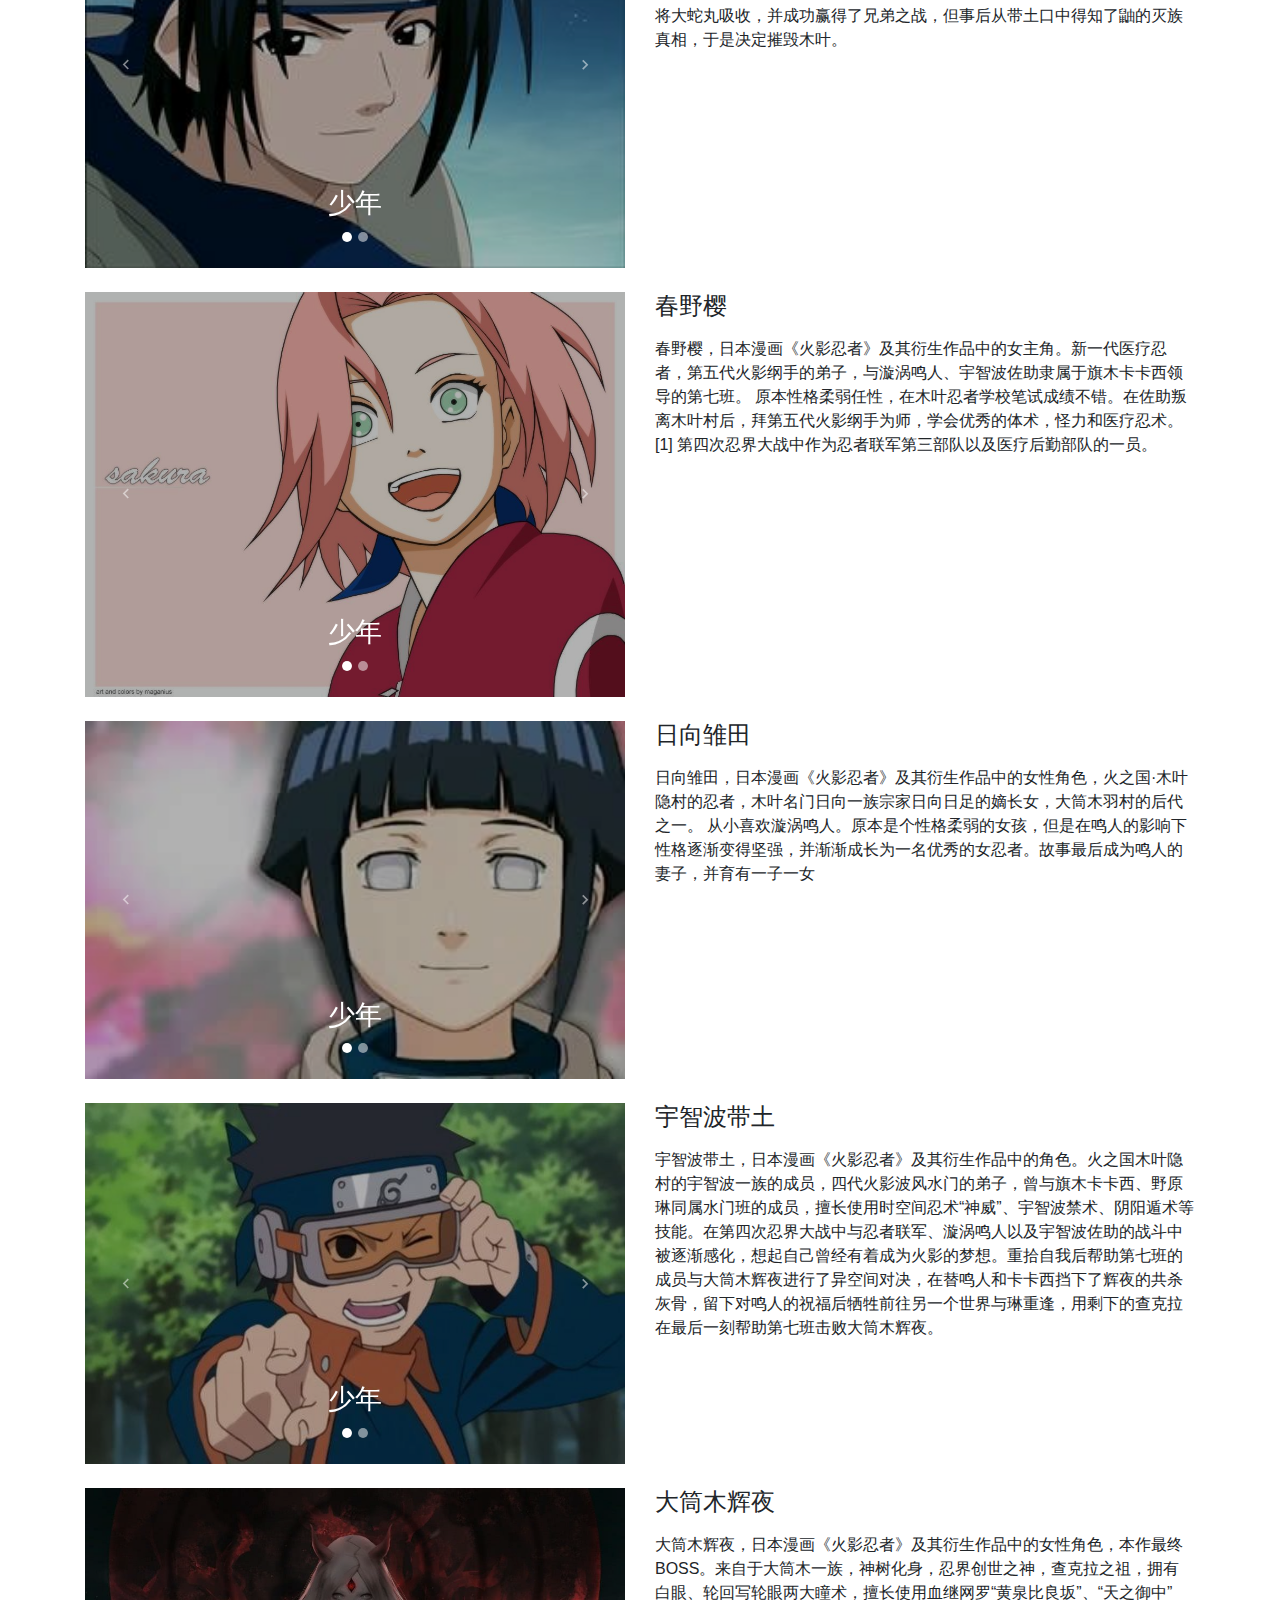
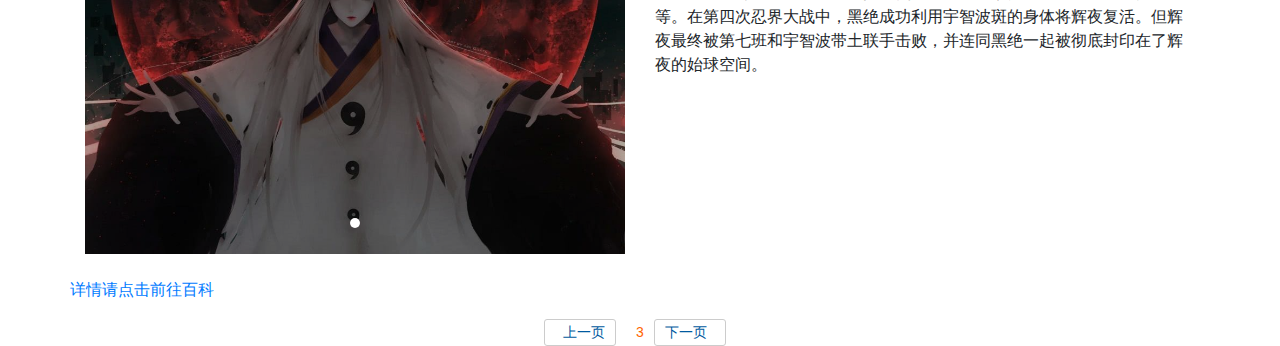
<file: two.html>
<!DOCTYPE html>
<html>

<head>
    <meta charset="UTF-8">
    <meta name="viewport" content="width=device-width, initial-scale=1, shrink-to-fit=no">
    <meta http-equiv="x-ua-compatible" content="ie=edge">
    <title>人物介绍</title>
    <!-- MDB icon -->
    <link rel="icon" href="img/mdb-favicon.ico" type="image/x-icon">
    <!-- Font Awesome -->
    <link rel="stylesheet" href="https://use.fontawesome.com/releases/v5.11.2/css/all.css">
    <!-- Bootstrap core CSS -->
    <link rel="stylesheet" href="css/bootstrap.min.css">
    <!-- Material Design Bootstrap -->
    <link rel="stylesheet" href="css/mdb.min.css">
    <!-- Your custom styles (optional) -->
    <link rel="stylesheet" href="css/style.css">
</head>

<body>
    <!-- start your project here -->
    <!--Main Navigation-->
    <header>
        <!--Mask-->
        <div id="intro" class="view">

            <div class="mask rgba-black-strong">

            </div>

        </div>
        <!--/.Mask-->
    </header>
    <!--Main Navigation-->

    <!--Main layout-->
    <main class="mt-5">
        <div class="container">
            <!--Section: Gallery-->
<section id="gallery">

    <!-- Heading -->
    <h2 class="mb-5 font-weight-bold text-center">人物介绍</h2>
  
    <!--Grid row-->
    <div class="row">
  
      <!--Grid column-->
<div class="col-md-6 mb-4">

    <!--Carousel Wrapper-->
  <div id="carousel-example-0" class="carousel slide carousel-fade" data-ride="carousel">
    <!--Indicators-->
    <ol class="carousel-indicators">
      <li data-target="#carousel-example-0" data-slide-to="0" class="active"></li>
      <li data-target="#carousel-example-0" data-slide-to="1"></li>
    </ol>
    <!--/.Indicators-->
    <!--Slides-->
    <div class="carousel-inner" role="listbox">
      <div class="carousel-item active">
        <div class="view">
          <img class="d-block w-100" src="7.jpg"
            alt="First slide">
          <div class="mask rgba-black-light"></div>
        </div>
        <div class="carousel-caption">
          <h3 class="h3-responsive">少年</h3>
          
        </div>
      </div>
      <div class="carousel-item">
        <!--Mask color-->
        <div class="view">
          <img class="d-block w-100" src="8.jpg"
            alt="Second slide">
          <div class="mask rgba-black-strong"></div>
        </div>
        <div class="carousel-caption">
          <h3 class="h3-responsive">青年</h3>
        </div>
      </div>
    </div>
    <!--/.Slides-->
    <!--Controls-->
    <a class="carousel-control-prev" href="#carousel-example-0" role="button" data-slide="prev">
      <span class="carousel-control-prev-icon" aria-hidden="true"></span>
      <span class="sr-only">Previous</span>
    </a>
    <a class="carousel-control-next" href="#carousel-example-0" role="button" data-slide="next">
      <span class="carousel-control-next-icon" aria-hidden="true"></span>
      <span class="sr-only">Next</span>
    </a>
    <!--/.Controls-->
  </div>
  <!--/.Carousel Wrapper-->
  
  </div>
  <!--Grid column-->
  
      <!--Grid column-->
<div class="col-md-6">

    <!--Excerpt-->
    <h4 class="mb-3"><strong>漩涡鸣人</strong></h4>
    <p>漩涡鸣人，日本漫画《火影忍者》及其衍生作品中的男主角。火之国木叶隐村的忍者，第四代火影波风水门和漩涡玖辛奈之子，六道仙人次子阿修罗的查克拉转世者。刚出生时父母为保护村子而牺牲，并将尾兽“九尾”封印在鸣人体内。成为孤儿的鸣人从小被村民歧视，但在唯一认同他的老师海野伊鲁卡以及第三代火影猿飞日斩的鼓励下有了要成为火影的梦想，让所有人都认同他的存在。成为忍者后，和旗木卡卡西、宇智波佐助以及春野樱组成第七班进行各种任务。</p>
  </div>
  <!--Grid column-->


  <!--Grid column-->
<div class="col-md-6 mb-4">

    <!--Carousel Wrapper-->
  <div id="carousel-example-1" class="carousel slide carousel-fade" data-ride="carousel">
    <!--Indicators-->
    <ol class="carousel-indicators">
      <li data-target="#carousel-example-1" data-slide-to="0" class="active"></li>
      <li data-target="#carousel-example-1" data-slide-to="1"></li>
    </ol>
    <!--/.Indicators-->
    <!--Slides-->
    <div class="carousel-inner" role="listbox">
      <div class="carousel-item active">
        <div class="view">
          <img class="d-block w-100" src="9.jpg"
            alt="First slide">
          <div class="mask rgba-black-light"></div>
        </div>
        <div class="carousel-caption">
          <h3 class="h3-responsive">少年</h3>
          
        </div>
      </div>
      <div class="carousel-item">
        <!--Mask color-->
        <div class="view">
          <img class="d-block w-100" src="10.jpg"
            alt="Second slide">
          <div class="mask rgba-black-strong"></div>
        </div>
        <div class="carousel-caption">
          <h3 class="h3-responsive">青年</h3>
        </div>
      </div>
    </div>
    <!--/.Slides-->
    <!--Controls-->
    <a class="carousel-control-prev" href="#carousel-example-1" role="button" data-slide="prev">
      <span class="carousel-control-prev-icon" aria-hidden="true"></span>
      <span class="sr-only">Previous</span>
    </a>
    <a class="carousel-control-next" href="#carousel-example-1" role="button" data-slide="next">
      <span class="carousel-control-next-icon" aria-hidden="true"></span>
      <span class="sr-only">Next</span>
    </a>
    <!--/.Controls-->
  </div>
  <!--/.Carousel Wrapper-->
  
  </div>
  <!--Grid column-->
  
      <!--Grid column-->
<div class="col-md-6">

    <!--Excerpt-->
    <h4 class="mb-3"><strong>宇智波佐助</strong></h4>
    <p>宇智波佐助，日本漫画《火影忍者》及其衍生作品中的角色。火之国木叶隐村宇智波一族的天才忍者，六道仙人长子因陀罗的查克拉转世者。
        年幼时因目睹宇智波一族被哥哥宇智波鼬所歼灭，从而走上复仇之路。在终结之谷与漩涡鸣人展开激战，将鸣人打败后叛离木叶前去追随大蛇丸。三年后，佐助将大蛇丸吸收，并成功赢得了兄弟之战，但事后从带土口中得知了鼬的灭族真相，于是决定摧毁木叶。</p>
  </div>
  <!--Grid column-->



  <!--Grid column-->
<div class="col-md-6 mb-4">

    <!--Carousel Wrapper-->
  <div id="carousel-example-2" class="carousel slide carousel-fade" data-ride="carousel">
    <!--Indicators-->
    <ol class="carousel-indicators">
      <li data-target="#carousel-example-2" data-slide-to="0" class="active"></li>
      <li data-target="#carousel-example-2" data-slide-to="1"></li>
    </ol>
    <!--/.Indicators-->
    <!--Slides-->
    <div class="carousel-inner" role="listbox">
      <div class="carousel-item active">
        <div class="view">
          <img class="d-block w-100" src="12.jpg"
            alt="First slide">
          <div class="mask rgba-black-light"></div>
        </div>
        <div class="carousel-caption">
          <h3 class="h3-responsive">少年</h3>
          
        </div>
      </div>
      <div class="carousel-item">
        <!--Mask color-->
        <div class="view">
          <img class="d-block w-100" src="11.jpg"
            alt="Second slide">
          <div class="mask rgba-black-strong"></div>
        </div>
        <div class="carousel-caption">
          <h3 class="h3-responsive">青年</h3>
        </div>
      </div>
    </div>
    <!--/.Slides-->
    <!--Controls-->
    <a class="carousel-control-prev" href="#carousel-example-2" role="button" data-slide="prev">
      <span class="carousel-control-prev-icon" aria-hidden="true"></span>
      <span class="sr-only">Previous</span>
    </a>
    <a class="carousel-control-next" href="#carousel-example-2" role="button" data-slide="next">
      <span class="carousel-control-next-icon" aria-hidden="true"></span>
      <span class="sr-only">Next</span>
    </a>
    <!--/.Controls-->
  </div>
  <!--/.Carousel Wrapper-->
  
  </div>
  <!--Grid column-->
  
      <!--Grid column-->
<div class="col-md-6">

    <!--Excerpt-->
    <h4 class="mb-3"><strong>春野樱</strong></h4>
    <p>春野樱，日本漫画《火影忍者》及其衍生作品中的女主角。新一代医疗忍者，第五代火影纲手的弟子，与漩涡鸣人、宇智波佐助隶属于旗木卡卡西领导的第七班。
        原本性格柔弱任性，在木叶忍者学校笔试成绩不错。在佐助叛离木叶村后，拜第五代火影纲手为师，学会优秀的体术，怪力和医疗忍术。 [1]  第四次忍界大战中作为忍者联军第三部队以及医疗后勤部队的一员。</p>
  </div>
  <!--Grid column-->


<!--Grid column-->
<div class="col-md-6 mb-4">

    <!--Carousel Wrapper-->
  <div id="carousel-example-3" class="carousel slide carousel-fade" data-ride="carousel">
    <!--Indicators-->
    <ol class="carousel-indicators">
      <li data-target="#carousel-example-3" data-slide-to="0" class="active"></li>
      <li data-target="#carousel-example-3" data-slide-to="1"></li>
    </ol>
    <!--/.Indicators-->
    <!--Slides-->
    <div class="carousel-inner" role="listbox">
      <div class="carousel-item active">
        <div class="view">
          <img class="d-block w-100" src="14.jpg"
            alt="First slide">
          <div class="mask rgba-black-light"></div>
        </div>
        <div class="carousel-caption">
          <h3 class="h3-responsive">少年</h3>
          
        </div>
      </div>
      <div class="carousel-item">
        <!--Mask color-->
        <div class="view">
          <img class="d-block w-100" src="13.jpg"
            alt="Second slide">
          <div class="mask rgba-black-strong"></div>
        </div>
        <div class="carousel-caption">
          <h3 class="h3-responsive">青年</h3>
        </div>
      </div>
    </div>
    <!--/.Slides-->
    <!--Controls-->
    <a class="carousel-control-prev" href="#carousel-example-3" role="button" data-slide="prev">
      <span class="carousel-control-prev-icon" aria-hidden="true"></span>
      <span class="sr-only">Previous</span>
    </a>
    <a class="carousel-control-next" href="#carousel-example-3" role="button" data-slide="next">
      <span class="carousel-control-next-icon" aria-hidden="true"></span>
      <span class="sr-only">Next</span>
    </a>
    <!--/.Controls-->
  </div>
  <!--/.Carousel Wrapper-->
  
  </div>
  <!--Grid column-->
  
      <!--Grid column-->
<div class="col-md-6">

    <!--Excerpt-->
    <h4 class="mb-3"><strong>日向雏田</strong></h4>
    <p>日向雏田，日本漫画《火影忍者》及其衍生作品中的女性角色，火之国·木叶隐村的忍者，木叶名门日向一族宗家日向日足的嫡长女，大筒木羽村的后代之一。
        从小喜欢漩涡鸣人。原本是个性格柔弱的女孩，但是在鸣人的影响下性格逐渐变得坚强，并渐渐成长为一名优秀的女忍者。故事最后成为鸣人的妻子，并育有一子一女</p>
  </div>
  <!--Grid column-->


<!--Grid column-->
<div class="col-md-6 mb-4">

    <!--Carousel Wrapper-->
  <div id="carousel-example-4" class="carousel slide carousel-fade" data-ride="carousel">
    <!--Indicators-->
    <ol class="carousel-indicators">
      <li data-target="#carousel-example-4" data-slide-to="0" class="active"></li>
      <li data-target="#carousel-example-4" data-slide-to="1"></li>
    </ol>
    <!--/.Indicators-->
    <!--Slides-->
    <div class="carousel-inner" role="listbox">
      <div class="carousel-item active">
        <div class="view">
          <img class="d-block w-100" src="15.jpg"
            alt="First slide">
          <div class="mask rgba-black-light"></div>
        </div>
        <div class="carousel-caption">
          <h3 class="h3-responsive">少年</h3>
          
        </div>
      </div>
      <div class="carousel-item">
        <!--Mask color-->
        <div class="view">
          <img class="d-block w-100" src="16.jpg"
            alt="Second slide">
          <div class="mask rgba-black-strong"></div>
        </div>
        <div class="carousel-caption">
          <h3 class="h3-responsive">青年</h3>
        </div>
      </div>
    </div>
    <!--/.Slides-->
    <!--Controls-->
    <a class="carousel-control-prev" href="#carousel-example-4" role="button" data-slide="prev">
      <span class="carousel-control-prev-icon" aria-hidden="true"></span>
      <span class="sr-only">Previous</span>
    </a>
    <a class="carousel-control-next" href="#carousel-example-4" role="button" data-slide="next">
      <span class="carousel-control-next-icon" aria-hidden="true"></span>
      <span class="sr-only">Next</span>
    </a>
    <!--/.Controls-->
  </div>
  <!--/.Carousel Wrapper-->
  
  </div>
  <!--Grid column-->
  
      <!--Grid column-->
<div class="col-md-6">

    <!--Excerpt-->
    <h4 class="mb-3"><strong>宇智波带土</strong></h4>
    <p>宇智波带土，日本漫画《火影忍者》及其衍生作品中的角色。火之国木叶隐村的宇智波一族的成员，四代火影波风水门的弟子，曾与旗木卡卡西、野原琳同属水门班的成员，擅长使用时空间忍术“神威”、宇智波禁术、阴阳遁术等技能。在第四次忍界大战中与忍者联军、漩涡鸣人以及宇智波佐助的战斗中被逐渐感化，想起自己曾经有着成为火影的梦想。重拾自我后帮助第七班的成员与大筒木辉夜进行了异空间对决，在替鸣人和卡卡西挡下了辉夜的共杀灰骨，留下对鸣人的祝福后牺牲前往另一个世界与琳重逢，用剩下的查克拉在最后一刻帮助第七班击败大筒木辉夜。</p>
  </div>
  <!--Grid column-->


<!--Grid column-->
<div class="col-md-6 mb-4">

    <!--Carousel Wrapper-->
  <div id="carousel-example-5" class="carousel slide carousel-fade" data-ride="carousel">
    <!--Indicators-->
    <ol class="carousel-indicators">
      <li data-target="#carousel-example-5" data-slide-to="0" class="active"></li>
    </ol>
    <!--/.Indicators-->
    <!--Slides-->
    <div class="carousel-inner" role="listbox">
      <div class="carousel-item active">
        <div class="view">
          <img class="d-block w-100" src="17.jpg"
            alt="First slide">
          <div class="mask rgba-black-light"></div>
        </div>
        <div class="carousel-caption">
        </div>
      </div>
    </div>
    <!--/.Slides-->
  </div>
  <!--/.Carousel Wrapper-->
  
  </div>
  <!--Grid column-->
  
      <!--Grid column-->
<div class="col-md-6">

    <!--Excerpt-->
    <h4 class="mb-3"><strong>大筒木辉夜</strong></h4>
    <p>大筒木辉夜，日本漫画《火影忍者》及其衍生作品中的女性角色，本作最终BOSS。来自于大筒木一族，神树化身，忍界创世之神，查克拉之祖，拥有白眼、轮回写轮眼两大瞳术，擅长使用血继网罗“黄泉比良坂”、“天之御中”等。在第四次忍界大战中，黑绝成功利用宇智波斑的身体将辉夜复活。但辉夜最终被第七班和宇智波带土联手击败，并连同黑绝一起被彻底封印在了辉夜的始球空间。</p>
  </div>
  <!--Grid column-->
  <a href="https://baike.baidu.com/item/%E7%81%AB%E5%BD%B1%E5%BF%8D%E8%80%85/8702#viewPageContent" target="_blank">详情请点击前往百科</a>
   </div>
  </section>
  <!--Section: Gallery-->
        </div>
    </main>
    <!--Main layout-->

    <!--Footer-->
    <footer>

    </footer>
    <!--Footer-->
    <!-- end your project here -->
    <div class="page-icon">
      <a class="page-next" href="one.html"><i></i>上一页</a>
        <span class="page-current">3</span>
        <a class="page-next" href="three.html">下一页<i></i></a>
    </div>
    <!-- jQuery -->
    <script type="text/javascript" src="js/jquery.min.js"></script>
    <!-- Bootstrap tooltips -->
    <script type="text/javascript" src="js/popper.min.js"></script>
    <!-- Bootstrap core JavaScript -->
    <script type="text/javascript" src="js/bootstrap.min.js"></script>
    <!-- MDB core JavaScript -->
    <script type="text/javascript" src="js/mdb.min.js"></script>
    <!-- Your custom scripts (optional) -->
    <script type="text/javascript"></script>
   <!-- Your custom scripts (optional) -->
    <script type="text/javascript">
    // Carousel options
    $('#carousel-example-0').carousel({
      interval: 2000, // 间隔时间, 默认5000毫秒, 如果设置为false则不会自动播放
      pause: false,   // 鼠标移上后是否暂停, 默认暂停
      wrap: false,    // 是否循环轮播, 默认循环
    })
    $('#carousel-example-1').carousel({
      interval: 3000, // 间隔时间, 默认5000毫秒, 如果设置为false则不会自动播放
      pause: false,   // 鼠标移上后是否暂停, 默认暂停
      wrap: false,    // 是否循环轮播, 默认循环
    })
    $('#carousel-example-2').carousel({
      interval: 2000, // 间隔时间, 默认5000毫秒, 如果设置为false则不会自动播放
      pause: false,   // 鼠标移上后是否暂停, 默认暂停
      wrap: false,    // 是否循环轮播, 默认循环
    })
    $('#carousel-example-3').carousel({
      interval: 3000, // 间隔时间, 默认5000毫秒, 如果设置为false则不会自动播放
      pause: false,   // 鼠标移上后是否暂停, 默认暂停
      wrap: false,    // 是否循环轮播, 默认循环
    })
    $('#carousel-example-4').carousel({
      interval: 3000, // 间隔时间, 默认5000毫秒, 如果设置为false则不会自动播放
      pause: false,   // 鼠标移上后是否暂停, 默认暂停
      wrap: false,    // 是否循环轮播, 默认循环
    })
    $('#carousel-example-5').carousel({
      interval: 1000, // 间隔时间, 默认5000毫秒, 如果设置为false则不会自动播放
      pause: false,   // 鼠标移上后是否暂停, 默认暂停
      wrap: false,    // 是否循环轮播, 默认循环
    })
  </script>
</body>

</html>
</file>
<file: css/style.css>
html,
body,
header,

#intro {
    height: 100%;
}

#intro {
    background: url("https://game.gtimg.cn/images/hyol/web201611/bg_cont01.jpg")no-repeat center center fixed;
    -webkit-background-size: cover; /* 针对Chrome, Safari, Edge等浏览器 */
    -moz-background-size: cover;    /* 针对Firefox浏览器 */
    -o-background-size: cover;      /* 针对Operallq */
    background-size: cover;         /* 通用 */
}
#intro1 {
    height: 100%;
}

#intro1 {
    background: url("http://pp.myapp.com/ma_pic2/0/shot_11994436_1_1622621655/0")no-repeat center center fixed;
    -webkit-background-size: cover; /* 针对Chrome, Safari, Edge等浏览器 */
    -moz-background-size: cover;    /* 针对Firefox浏览器 */
    -o-background-size: cover;      /* 针对Operallq */
    background-size: cover;         /* 通用 */
}
.txt-center1{ padding-left: 700px;
             padding-top: 300px;
             font-size: 50px;
}
.top-nav-collapse {
    background-color: #24355C;
  }


  /*设置div样式的整体布局*/
	.page-icon{
		margin:20px 0 0 0;/*设置距离顶部20像素*/
		font-size:0;/*修复行内元素之间空隙间隔*/
		text-align:center;/*设置内容居中显示*/
	}
	
	/*设置共有的的样式布局，主要是进行代码优化，提高运行效率*/
	.page-icon a,.page-disabled,.page-next{
		border:1px solid #ccc;
		border-radius:3px;
		padding:4px 10px 5px;
		font-size:14PX;/*修复行内元素之间空隙间隔*/
		margin-right:10px;
	}
	
	/*对 a 标签进行样式布局 */
	.page-icon a{
		text-decoration:none;/*取消链接的下划线*/
		color:#005aa0;
	}
	
	.page-current{
		color:#ff6600;
		padding:4px 10px 5px;
		font-size:14PX;/*修复行内元素之间空隙间隔*/
	}
	
	.page-disabled{
		color:#ccc;
	}
	
	.page-next i{
		cursor:pointer;/*设置鼠标经过时的显示状态，这里设置的是显示状态为小手状态*/
		display:inline-block;/*设置显示的方式为行内块元素*/
		width:5px;
		height:9px;
	}
	.page-disabled i{
		background-position:-80px -608px;
		margin-right:3px;
	}
 
	.page-next i{
		background-position:-62px -608px;
		margin-left:3px;
	}
</file>
<file: css/style2.css>
/* Required for full background image */
html,
body,
header,
.view {
  height: 100%;
}

@media (max-width: 740px) {
  html,
  body,
  header,
  .view {
    height: 100vh;
  }
}

.top-nav-collapse ,.page-footer{
  background-color: #563e91 !important;
}

.navbar:not(.top-nav-collapse) {
  background: transparent !important;
}

@media (max-width: 991px) {
  .navbar:not(.top-nav-collapse) {
    background: #563e91 !important;
  }
}

.rgba-gradient {
  background: rgba(35, 7, 77, 0.6);  /* fallback for old browsers */
  background: -webkit-linear-gradient(to right, rgba(204, 83, 51, 0.6), rgba(35, 7, 77, 0.6));  /* Chrome 10-25, Safari 5.1-6 */
  background: linear-gradient(to right, rgba(204, 83, 51, 0.6), rgba(35, 7, 77, 0.6)); /* W3C, IE 10+/ Edge, Firefox 16+, Chrome 26+, Opera 12+, Safari 7+ */
}

.streak.streak-photo {
  background-attachment: fixed;
}
.wrap{
    display: flex;
    justify-content: space-between;
    align-items: flex-end;
}

/*设置div样式的整体布局*/
.page-icon{
    margin:20px 0 0 0;/*设置距离顶部20像素*/
    font-size:0;/*修复行内元素之间空隙间隔*/
    text-align:center;/*设置内容居中显示*/
}

/*设置共有的的样式布局，主要是进行代码优化，提高运行效率*/
.page-icon a,.page-disabled,.page-next{
    border:1px solid #ccc;
    border-radius:3px;
    padding:4px 10px 5px;
    font-size:14PX;/*修复行内元素之间空隙间隔*/
    margin-right:10px;
}

/*对 a 标签进行样式布局 */
.page-icon a{
    text-decoration:none;/*取消链接的下划线*/
    color:#005aa0;
}

.page-current{
    color:#ff6600;
    padding:4px 10px 5px;
    font-size:14PX;/*修复行内元素之间空隙间隔*/
}

.page-disabled{
    color:#ccc;
}

.page-next i{
    cursor:pointer;/*设置鼠标经过时的显示状态，这里设置的是显示状态为小手状态*/
    display:inline-block;/*设置显示的方式为行内块元素*/
    width:5px;
    height:9px;
}
.page-disabled i{
    background-position:-80px -608px;
    margin-right:3px;
}

.page-next i{
    background-position:-62px -608px;
    margin-left:3px;
}
</file>
<file: css/style1.css>
/*设置div样式的整体布局*/
.page-icon{
    margin:20px 0 0 0;/*设置距离顶部20像素*/
    font-size:0;/*修复行内元素之间空隙间隔*/
    text-align:center;/*设置内容居中显示*/
}

/*设置共有的的样式布局，主要是进行代码优化，提高运行效率*/
.page-icon a,.page-disabled,.page-next{
    border:1px solid #ccc;
    border-radius:3px;
    padding:4px 10px 5px;
    font-size:14PX;/*修复行内元素之间空隙间隔*/
    margin-right:10px;
}

/*对 a 标签进行样式布局 */
.page-icon a{
    text-decoration:none;/*取消链接的下划线*/
    color:#005aa0;
}

.page-current{
    color:#ff6600;
    padding:4px 10px 5px;
    font-size:14PX;/*修复行内元素之间空隙间隔*/
}

.page-disabled{
    color:#ccc;
}

.page-next i{
    cursor:pointer;/*设置鼠标经过时的显示状态，这里设置的是显示状态为小手状态*/
    display:inline-block;/*设置显示的方式为行内块元素*/
    width:5px;
    height:9px;
}
.page-disabled i{
    background-position:-80px -608px;
    margin-right:3px;
}

.page-next i{
    background-position:-62px -608px;
    margin-left:3px;
}
</file>
